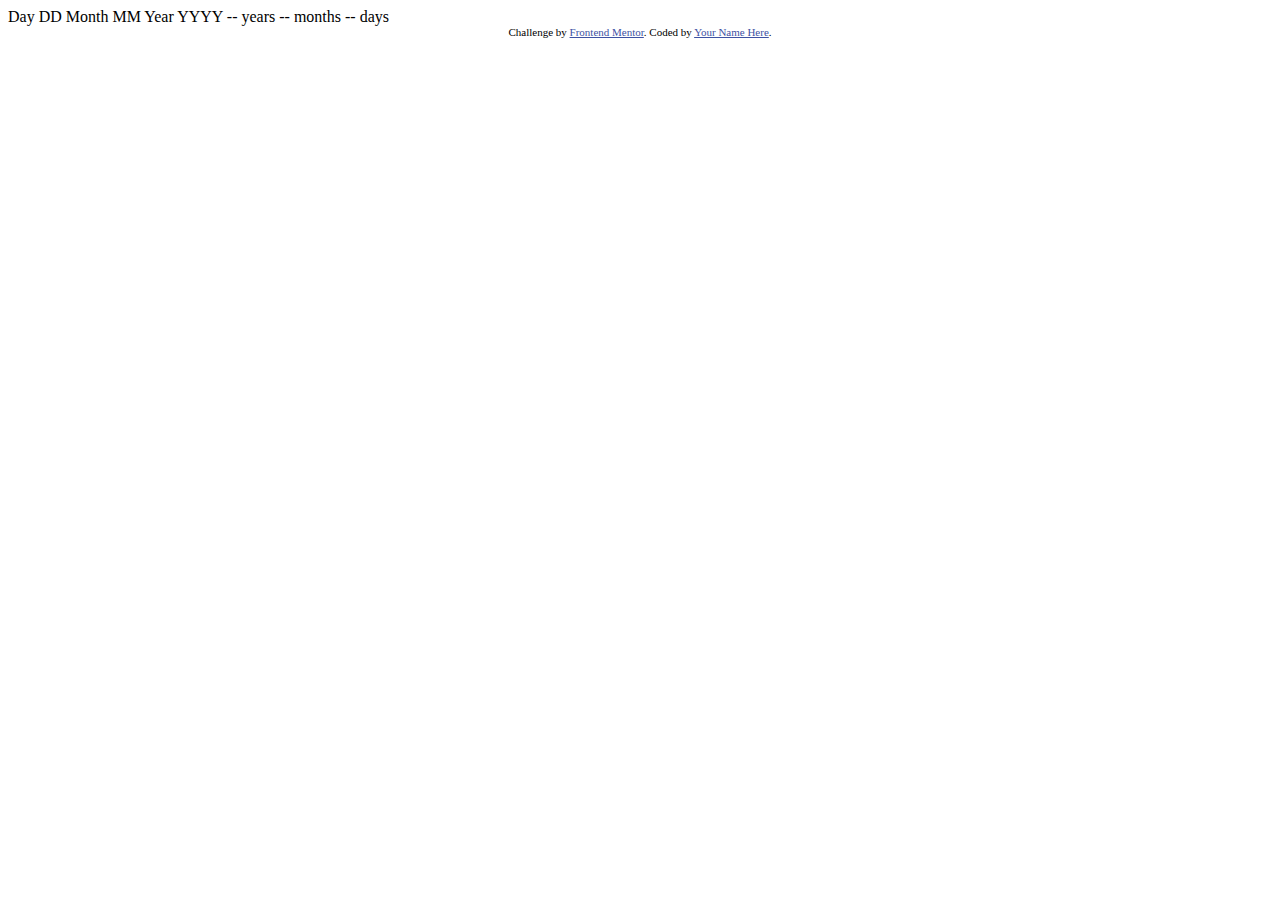
<file: age-calculator-app-main/index.html>
<!DOCTYPE html>
<html lang="en">
<head>
  <meta charset="UTF-8">
  <meta name="viewport" content="width=device-width, initial-scale=1.0"> <!-- displays site properly based on user's device -->

  <link rel="icon" type="image/png" sizes="32x32" href="./assets/images/favicon-32x32.png">
  
  <title>Frontend Mentor | Age calculator app</title>

  <!-- Feel free to remove these styles or customise in your own stylesheet 👍 -->
  <style>
    .attribution { font-size: 11px; text-align: center; }
    .attribution a { color: hsl(228, 45%, 44%); }
  </style>
</head>
<body>

  Day
  DD

  Month
  MM

  Year
  YYYY

  -- years
  -- months
  -- days
  
  <div class="attribution">
    Challenge by <a href="https://www.frontendmentor.io?ref=challenge" target="_blank">Frontend Mentor</a>. 
    Coded by <a href="#">Your Name Here</a>.
  </div>
</body>
</html>
</file>
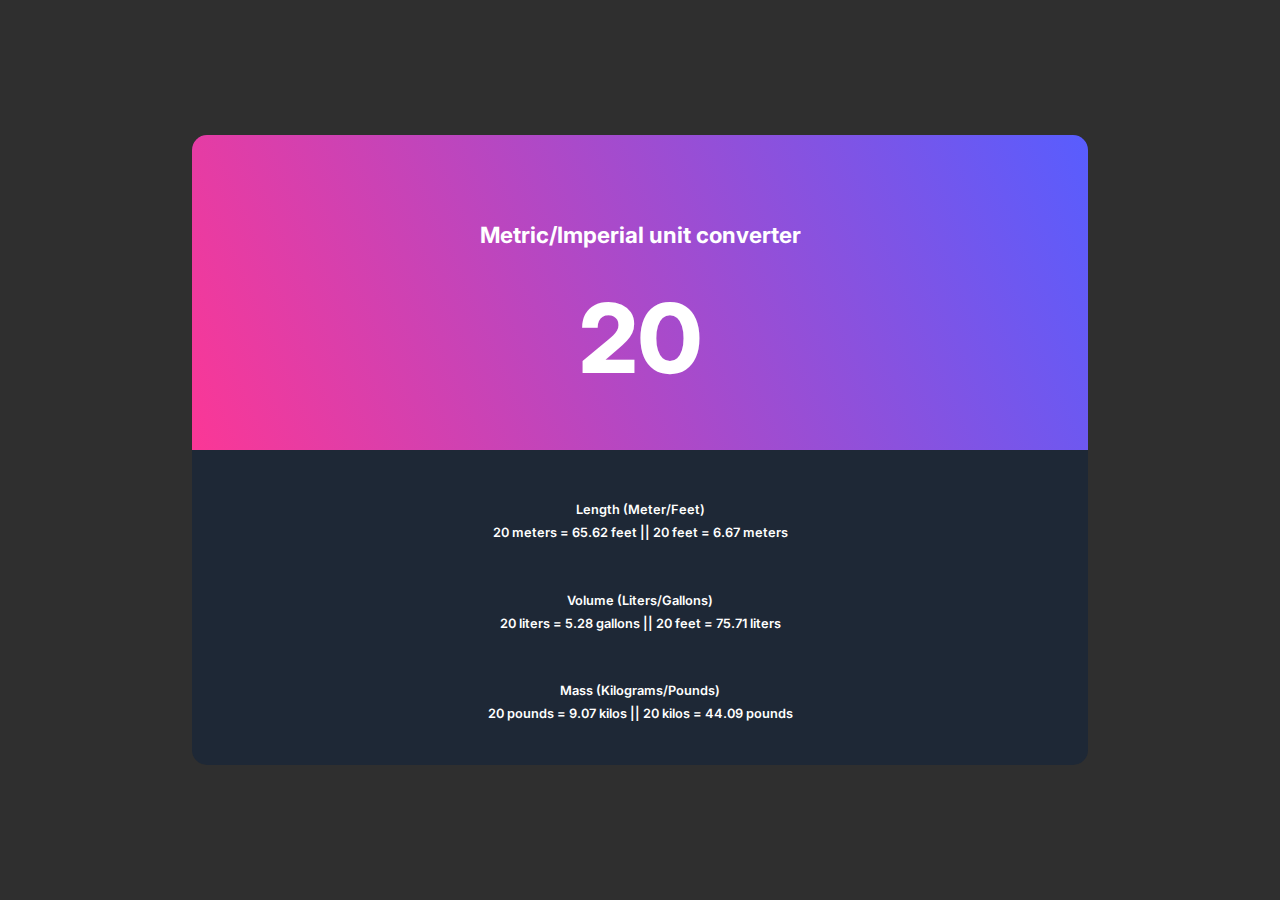
<file: Basic unit converter/index.html>
<!doctype html>
<html lang="en">
<head>
    <meta charset="UTF-8">
    <meta name="viewport"
          content="width=device-width, user-scalable=no, initial-scale=1.0, maximum-scale=1.0, minimum-scale=1.0">
    <meta http-equiv="X-UA-Compatible" content="ie=edge">
    <link rel="stylesheet" href="./css/style.css">
    <title>Document</title>
</head>
<body>

<div class="main_body">
    <div class="upper_body">
            <div class="text_heading">
                <h1>Metric/Imperial unit converter</h1>
            </div>
            <div id="value">20</div>
    </div>
    <div class="lower_body">
        <div class="sub_text">
            <div class="sub_head">
                Length (Meter/Feet)
            </div>
            <div id="length">
                Lorem ipsum dolor sit amet, consectetur adipisicing elit. Ab, commodi.
            </div>
        </div>
        <div class="sub_text">
            <div class="sub_head">
                Volume (Liters/Gallons)
            </div>
            <div id="Volume">
                Lorem ipsum dolor sit amet, consectetur adipisicing elit. Ab, commodi.
            </div>
        </div>
        <div class="sub_text">
            <div class="sub_head">
                Mass (Kilograms/Pounds)
            </div>
            <div id="Mass">
                Lorem ipsum dolor sit amet, consectetur adipisicing elit. Ab, commodi.
            </div>
        </div>
    </div>




</div>
<script src="script.js" > </script>
</body>
</html>
</file>
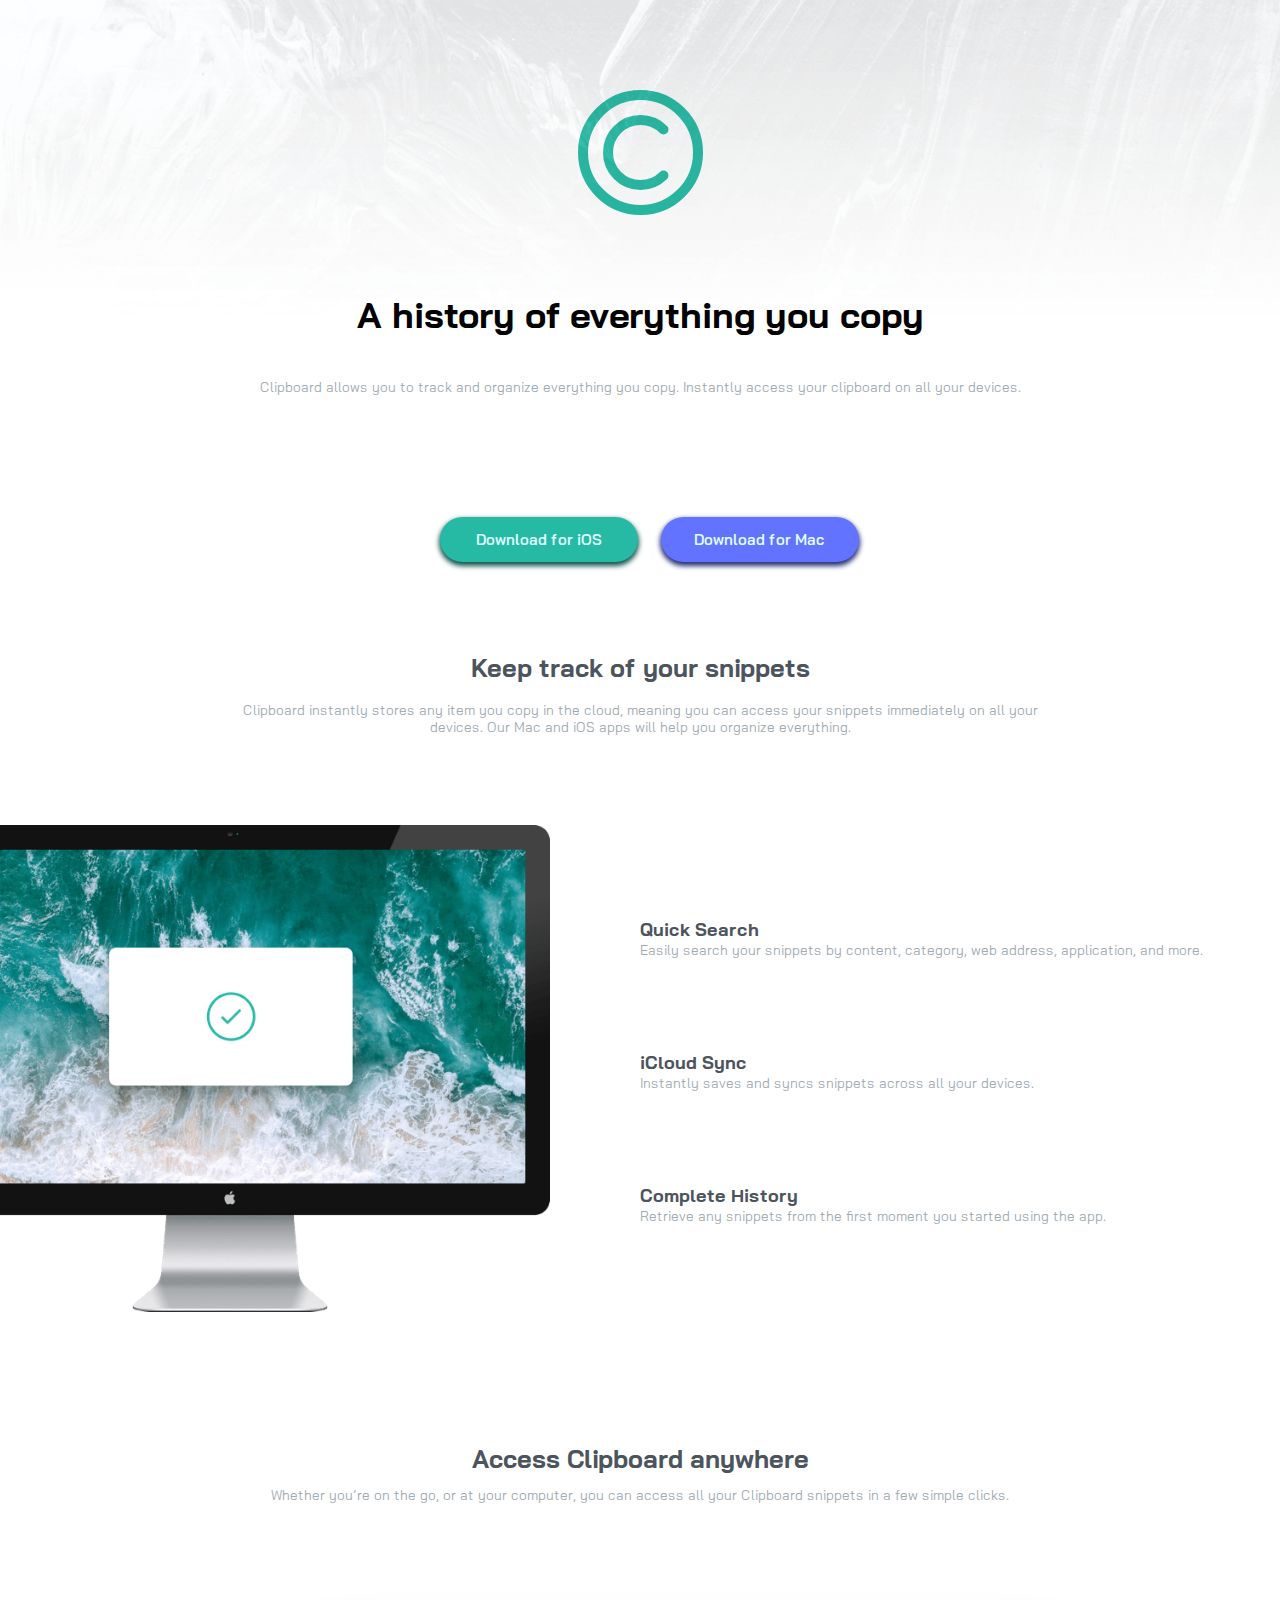
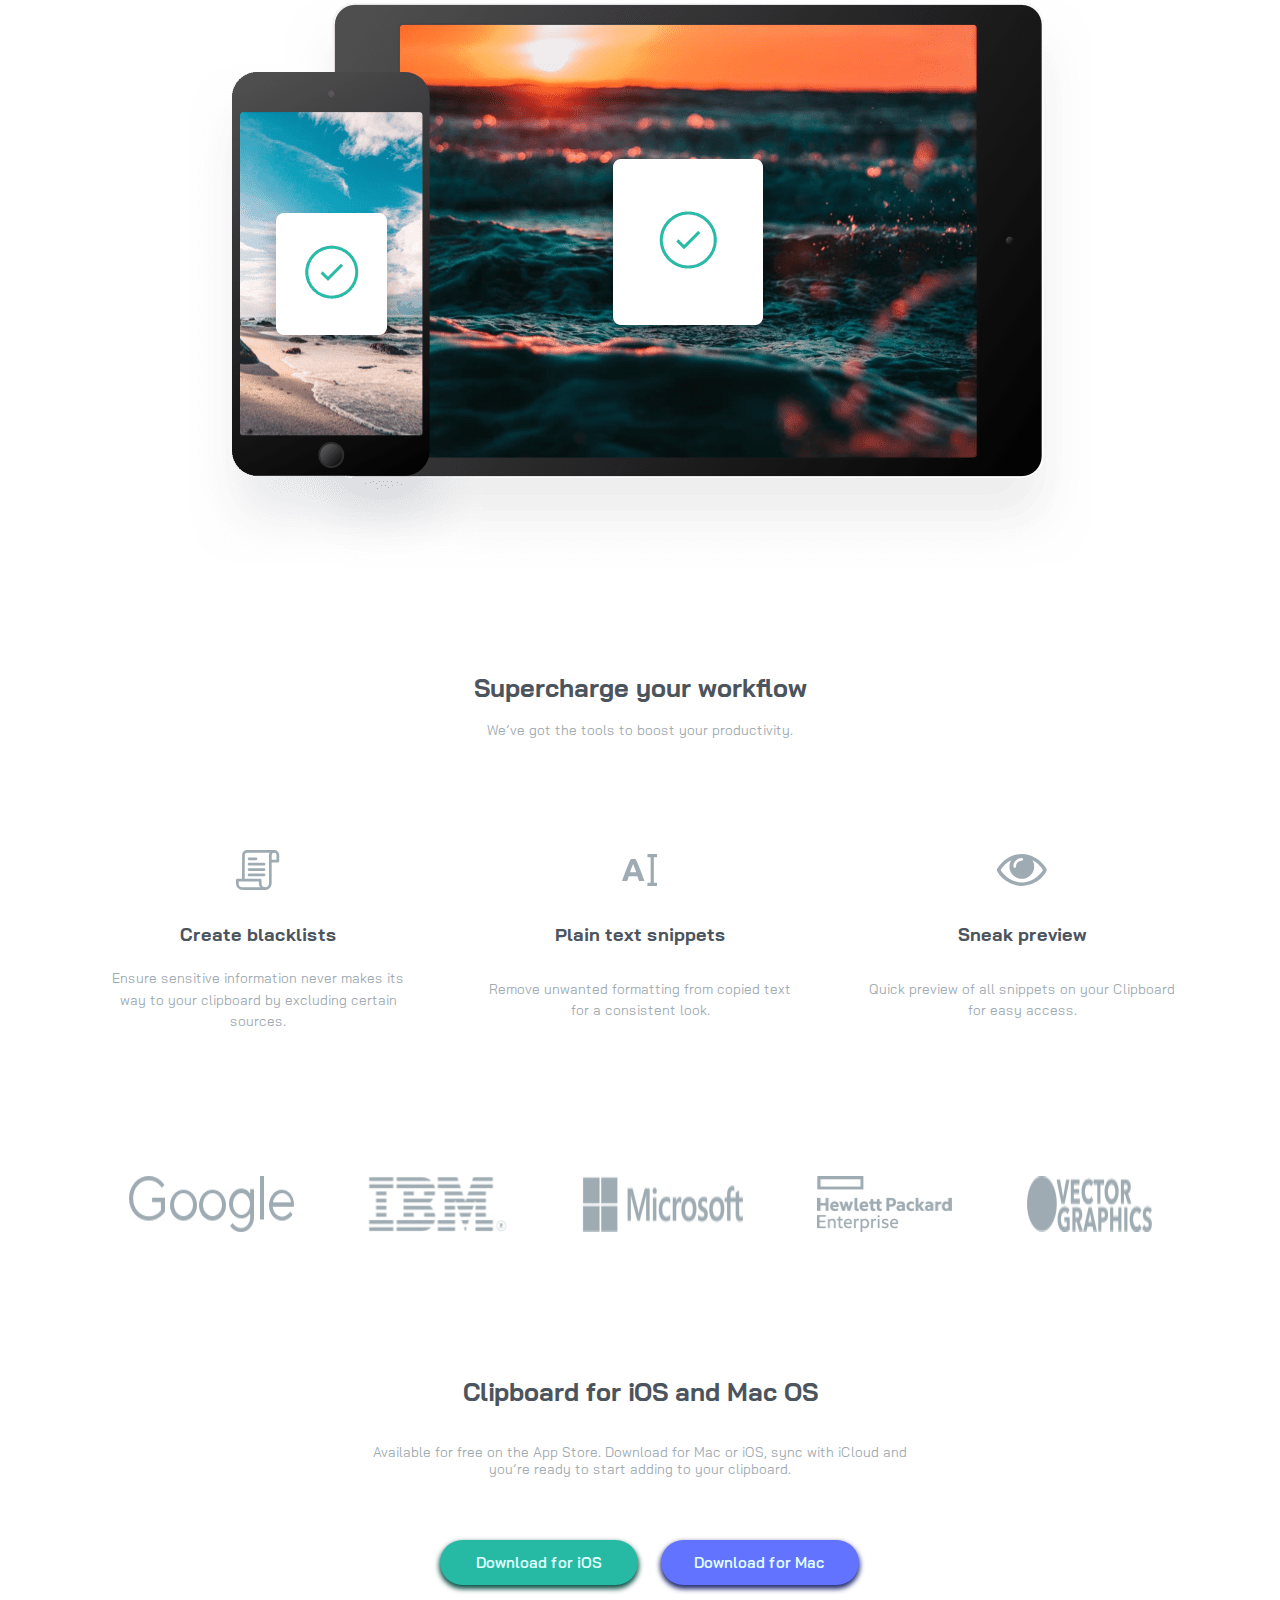
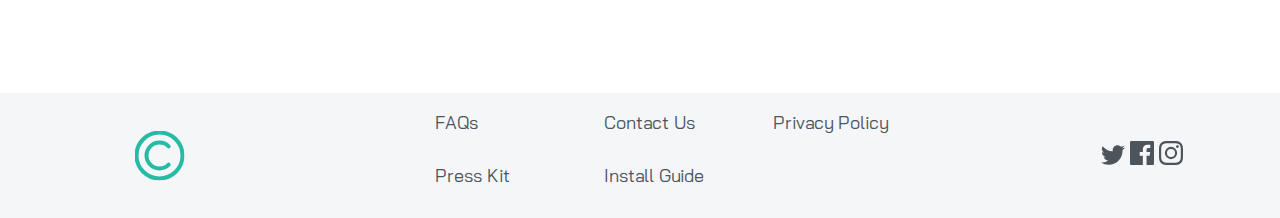
<file: clipboard-landing-page-master/index.html>
<!DOCTYPE html>
<html lang="en">
<head>
  <meta charset="UTF-8">
  <meta name="viewport" content="width=device-width, initial-scale=1.0"> <!-- displays site properly based on user's device -->
  <link rel="icon" type="image/png" sizes="32x32" href="./images/favicon-32x32.png">
  <link rel="stylesheet" href="style.css">
  <title>Clipboard landing page</title>
</head>
<body>
<main>

    <div class="background_img">
      <img id="desktop" src="./images/bg-header-desktop.png" alt="">
      <img id="mobile" src="./images/bg-header-mobile.png" alt="">
    </div>

  <div class="head_logo center">
    <img src="./images/logo.svg" alt="">
  </div>
  <section class="header center">
  <h1>A history of everything you copy</h1>
  <div class="para">
  Clipboard allows you to track and organize everything you 
  copy. Instantly access your clipboard on all your devices.
  </div>
    <div class="buttons">
    <button class="custom-btn btn_green">Download for iOS
    </button>
    <button class="custom-btn btn_purple">Download for Mac
    </button>
    </div>
  </section>


  <div id="top_heading" class="head_1 center">
  Keep track of your snippets
  </div>
  <div class="para center top">
  Clipboard instantly stores any item you copy in the cloud, 
  meaning you can access your snippets immediately on all your 
  devices. Our Mac and iOS apps will help you organize everything.
  </div>
  <section class="mid_1">
  <div class="comp_img">
  <img src="./images/image-computer.png" alt=""></div>
    <img id="comp" src="./images/image-computer.png" alt="">
    <div class="text">
      <div class="sub_text">
  <div class="head_2">
  Quick Search
  </div>
  <div class="para">
  Easily search your snippets by content, category, web address, application, and more.
  </div>
      </div>
      <div class="sub_text">
  <div class="head_2">
  iCloud Sync
  </div>
  <div class="para">
  Instantly saves and syncs snippets across all your devices.
  </div>
    </div>
      <div class="sub_text">
    <div class="head_2">
  Complete History
    </div>
  <div class="para">
  Retrieve any snippets from the first moment you started using the app.
  </div>
      </div>
    </div>
</section>
  <section class="mid_2 center">
    <div class="head_1">
  Access Clipboard anywhere
    </div>
    <div class="para">
  Whether you’re on the go, or at your computer, you can access all your Clipboard 
  snippets in a few simple clicks.
    </div>
  <div class="device_img ">
    <img src="./images/image-devices.png" alt=>
  </div>
  </section>
<!--  logo section -->
  <section class="end">
    <div class="feature_heading">
  <div class="head_1 center">
  Supercharge your workflow
  </div>
  <div class="para center">
  We’ve got the tools to boost your productivity.
  </div>
    </div>
    <div class="features">
      <div class="sub_features">
      <img src="./images/icon-blacklist.svg" alt="">
    <div class="head_2">
  Create blacklists
    </div>
    <div class="para">
  Ensure sensitive information never makes its way to your clipboard by excluding certain sources.
    </div>
      </div>
      <div class="sub_features">
      <img src="./images/icon-text.svg" alt="">
    <div class="head_2">
  Plain text snippets
    </div>
      <div class="para">
  Remove unwanted formatting from copied text for a consistent look.
      </div>
      </div>
      <div class="sub_features">
      <img src="./images/icon-preview.svg" alt="">
      <div class="head_2">
  Sneak preview
      </div>
        <div class="para">
  Quick preview of all snippets on your Clipboard for easy access.
        </div>
      </div>
    </div>
    <div class="logos">
      <img src="./images/logo-google.png" alt="">
      <img src="./images/logo-ibm.png" alt="">
      <img src="./images/logo-microsoft.png" alt="">
      <img src="./images/logo-hp.png" alt="">
      <img src="./images/logo-vector-graphics.png" alt="">
    </div>
    <div class="bottom_download_section">
    <div class="head_1">
  Clipboard for iOS and Mac OS
    </div>
    <div class="para">
  Available for free on the App Store. Download for Mac or iOS, sync with iCloud 
  and <br> you’re ready to start adding to your clipboard.
    </div>
      <div class="buttons">
    <button class="custom-btn btn_green">Download for iOS
    </button>
    <button class="custom-btn btn_purple">Download for Mac
    </button>
      </div>
    </div>
  </section>
</main>
<!--footer starts here-->
  <footer >
    <img class="logo_bottom" src="./images/logo.svg" alt="logo">
    <ul >
      <li>FAQs</li>
      <li> Contact Us</li>
      <li>Privacy Policy</li>
      <li> Press Kit</li>
      <li> Install Guide</li>
    </ul>

    <div class="social_logo">
      <img id="twitter" src="./images/icon-twitter.svg" alt="">
      <img id="fb" src="./images/icon-facebook.svg" alt="">
      <img id="insta" src="./images/icon-instagram.svg" alt="">
    </div>

  </footer>
</body>
</html>
</file>
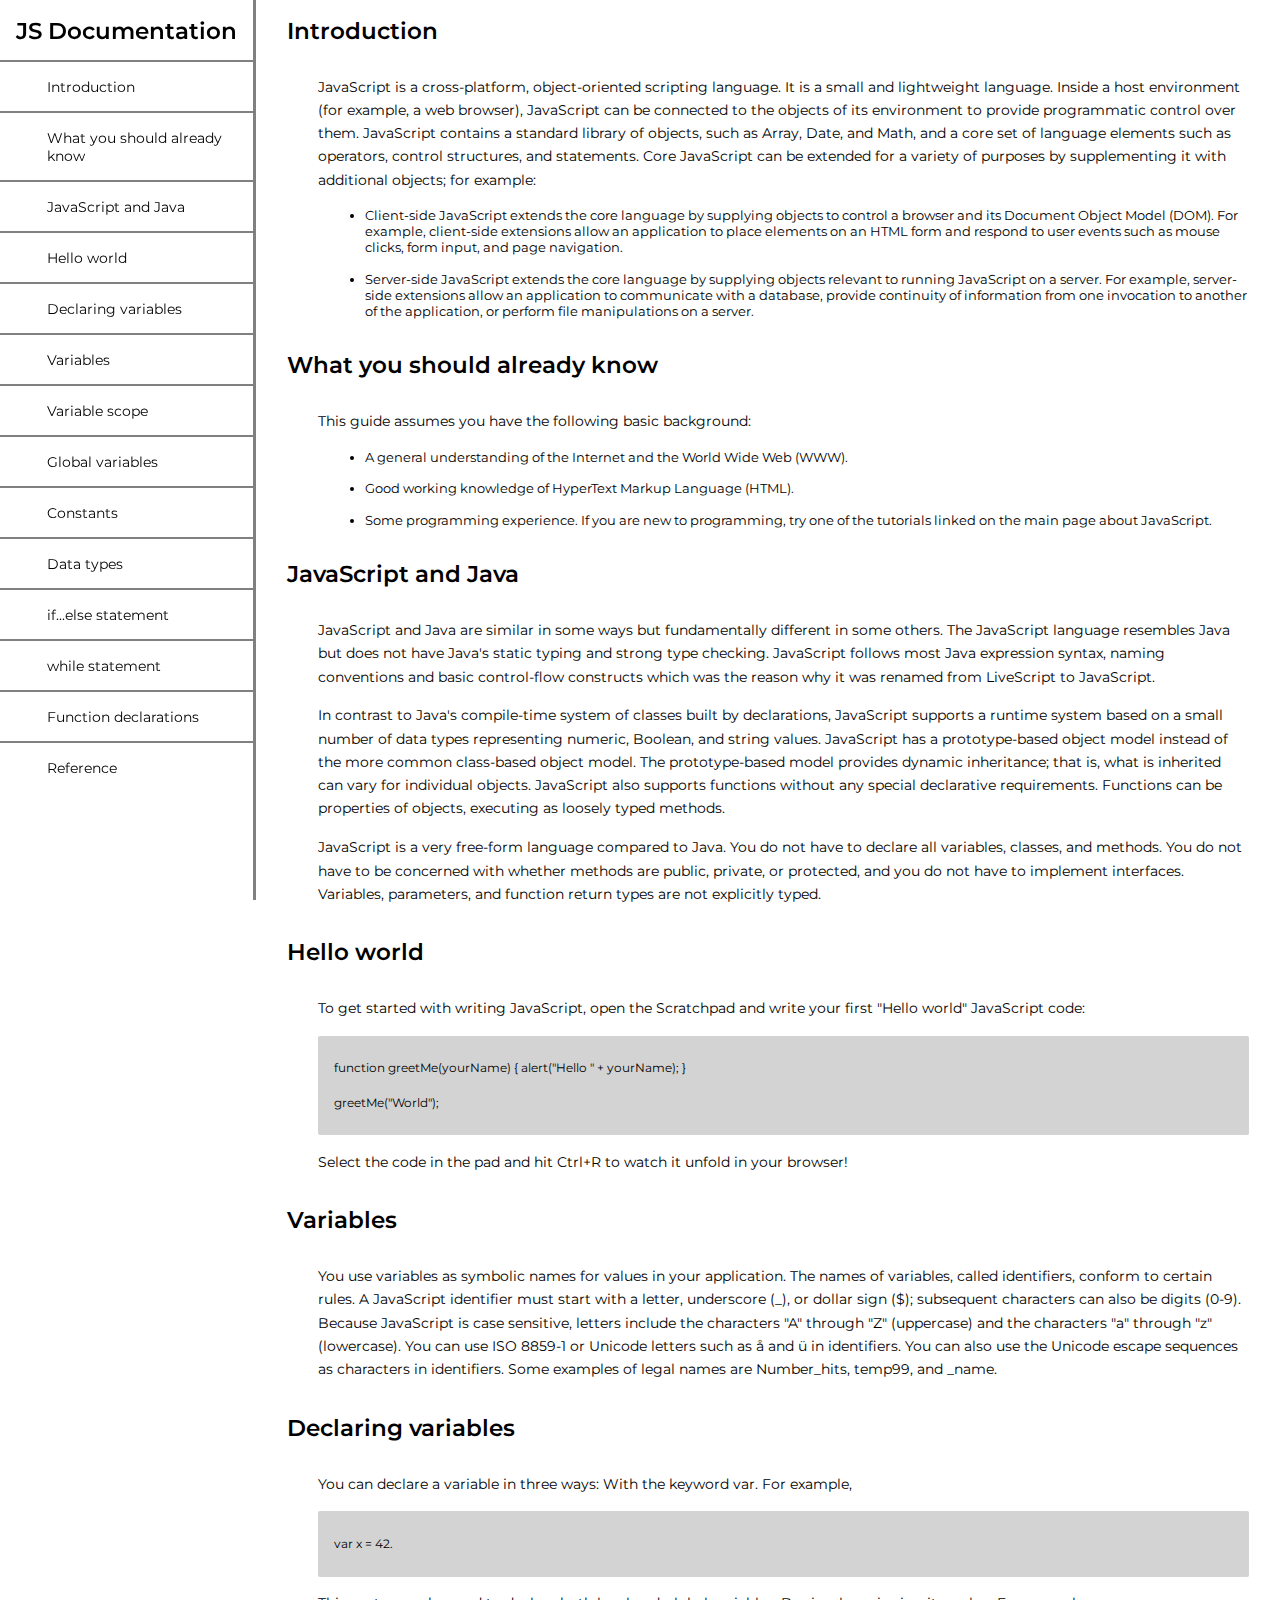
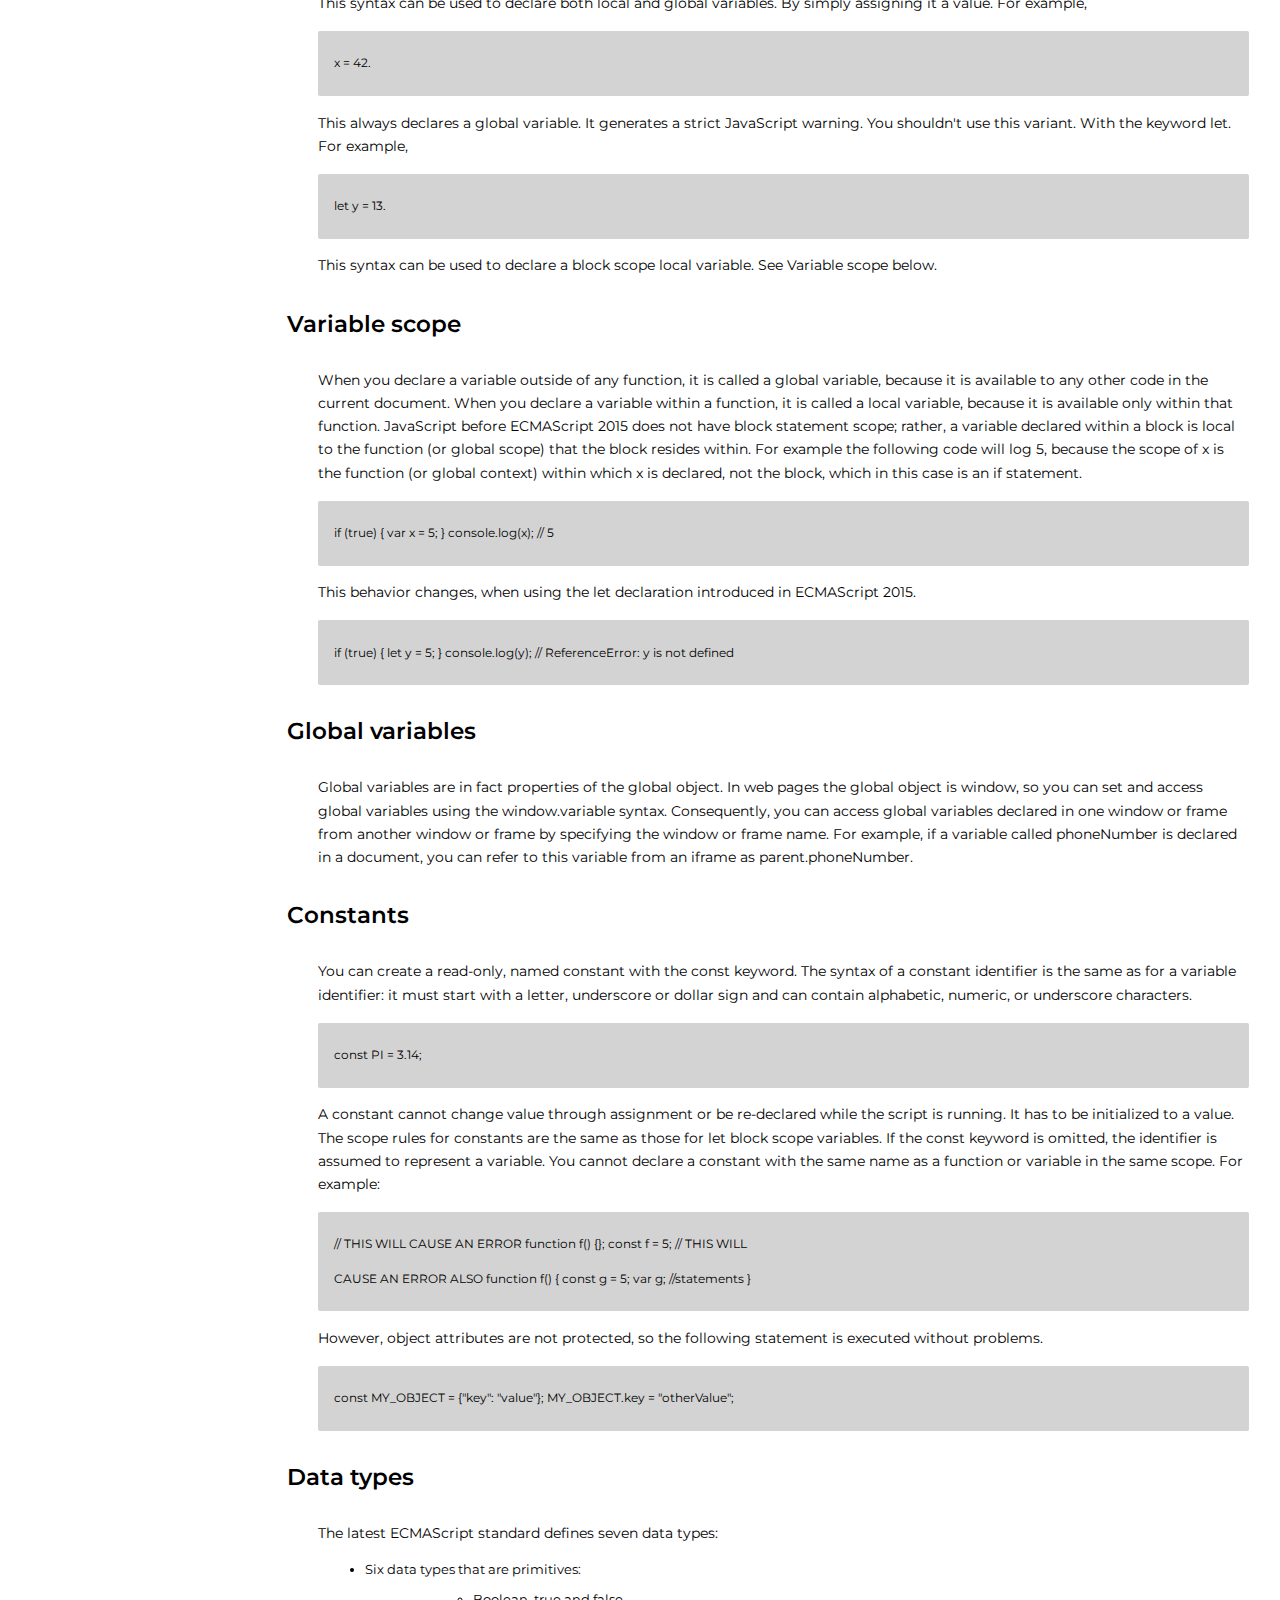
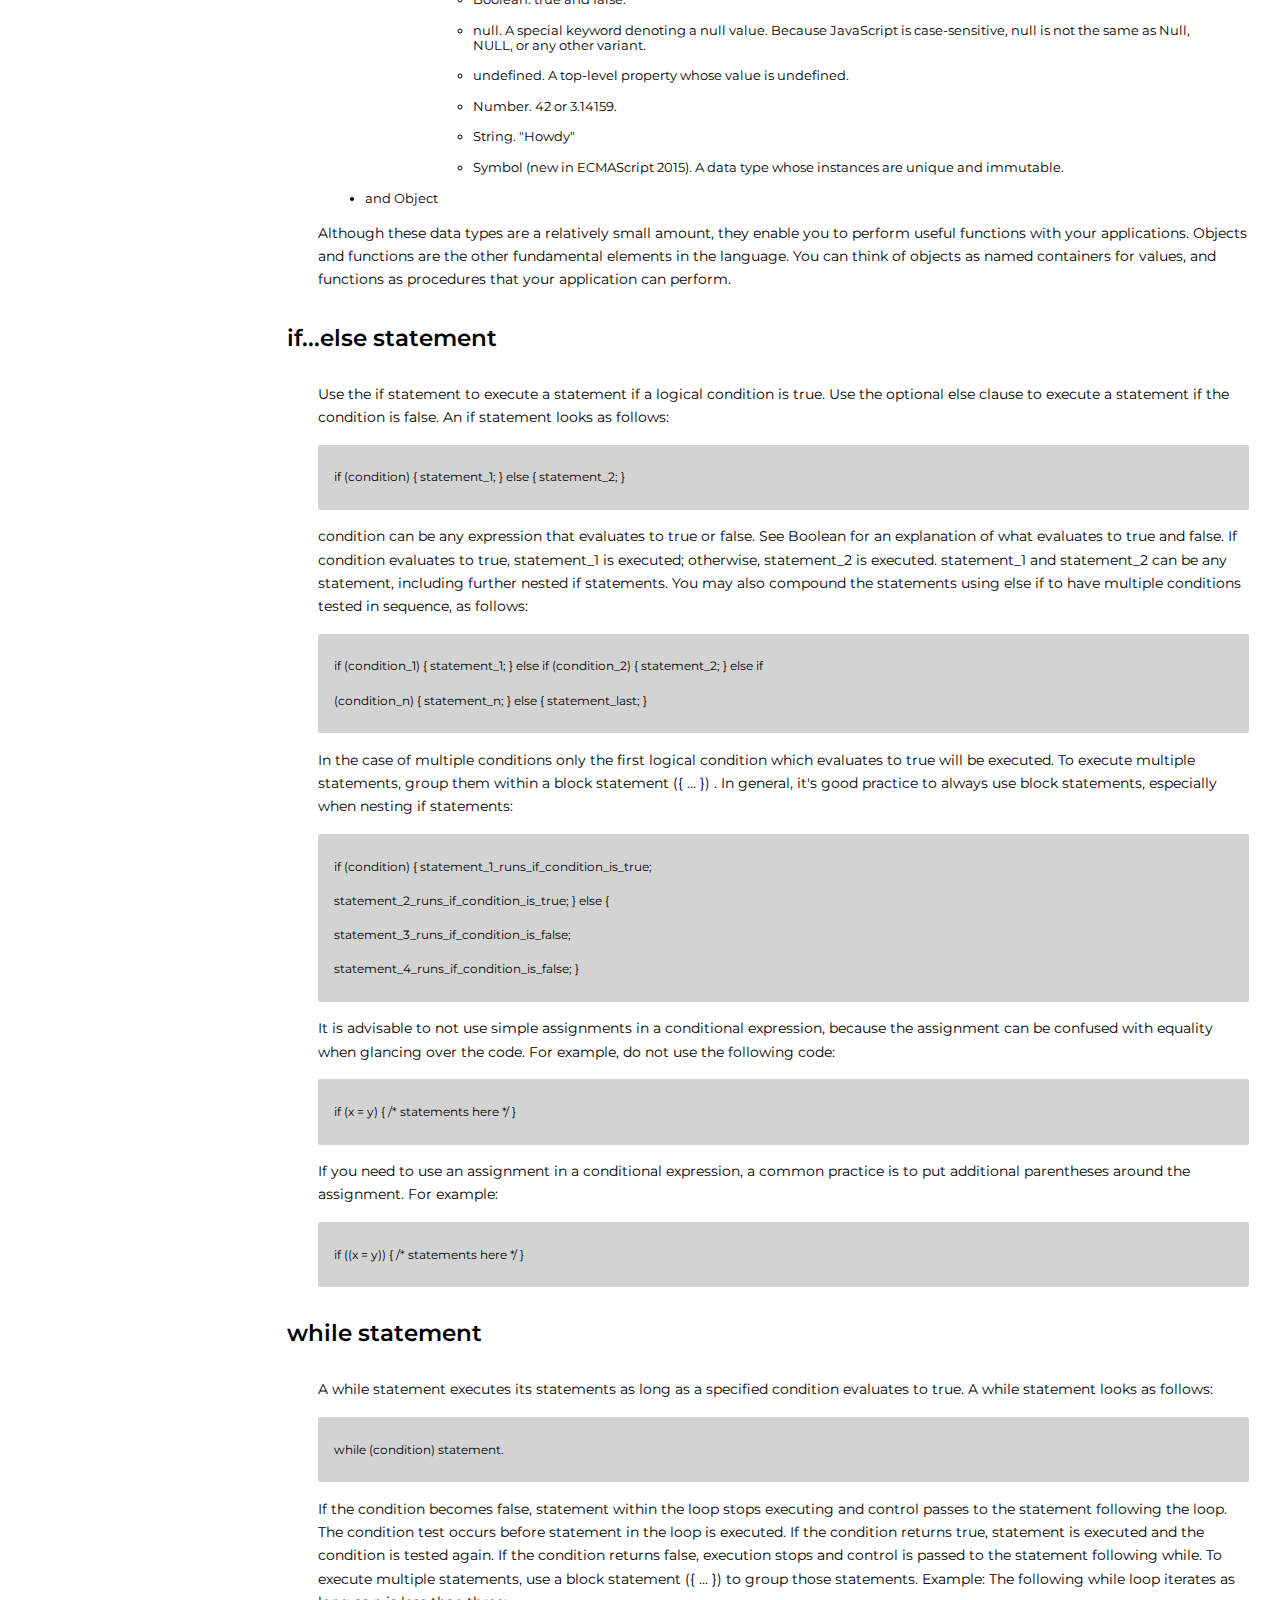
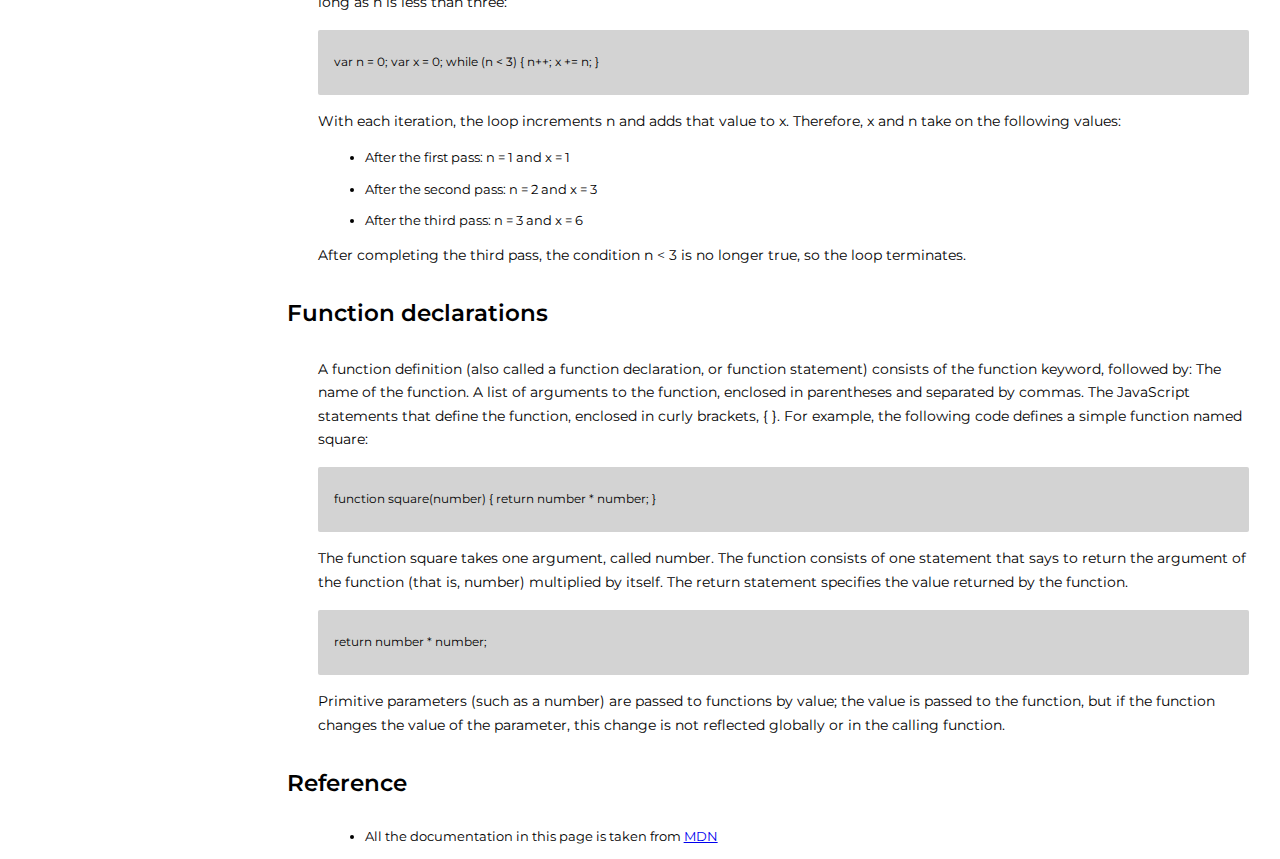
<file: DocumentAion_page/index.html>
<!doctype html>
<html lang="en">
<head>
    <meta charset="UTF-8">
    <meta name="viewport"
          content="width=device-width, user-scalable=no, initial-scale=1.0, maximum-scale=1.0, minimum-scale=1.0">
    <meta http-equiv="X-UA-Compatible" content="ie=edge">
    <link rel="stylesheet" href="style.css">
    <title>Js Documentation</title>
</head>
<body>
    <nav id="navbar">
    <header class="heading">JS Documentation</header>
        <div class="nav-menu">
        <ul>
            <li><a class="nav-link" href="#Introduction">Introduction</a></li>
            <li><a class="nav-link" href="#What_you_should_already_know">What you should already know</a></li>
            <li><a class="nav-link" href="#JavaScript_and_Java">JavaScript and Java</a></li>
            <li><a class="nav-link" href="#Hello_world">Hello world</a></li>
            <li><a class="nav-link" href="#Declaring_variables">Declaring variables</a></li>
            <li><a class="nav-link" href="#Variables">Variables</a></li>
            <li><a class="nav-link" href="#Variable_scope">Variable scope</a></li>
            <li><a class="nav-link" href="#Global_variables">Global variables</a></li>
            <li><a class="nav-link" href="#Constants">Constants</a></li>
            <li><a class="nav-link" href="#Data_types">Data types</a></li>
            <li><a class="nav-link" href="#if...else_statement">if...else statement</a></li>
            <li><a class="nav-link" href="#while_statement">while statement</a></li>
            <li><a class="nav-link" href="#Function_declarations">Function declarations</a></li>
            <li><a class="nav-link" href="#Reference">Reference</a></li>
        </ul>
        </div>
    </nav>

<main  id="main-doc">
    <section class="main-section" id="Introduction" >
    <header class="heading">
    Introduction
    </header>
        <p>
    JavaScript is a cross-platform, object-oriented scripting language. It is a small and lightweight language. Inside a host environment (for example, a web browser), JavaScript can be connected to the objects of its environment to provide programmatic control over them.

    JavaScript contains a standard library of objects, such as Array, Date, and Math, and a core set of language elements such as operators, control structures, and statements. Core JavaScript can be extended for a variety of purposes by supplementing it with additional objects; for example:
        </p>

<ul>
 <li>   Client-side JavaScript extends the core language by supplying objects to control a browser and its Document Object Model (DOM). For example, client-side extensions allow an application to place elements on an HTML form and respond to user events such as mouse clicks, form input, and page navigation.
 </li>
 <li>
    Server-side JavaScript extends the core language by supplying objects relevant to running JavaScript on a server. For example, server-side extensions allow an application to communicate with a database, provide continuity of information
     from one invocation to another of the application, or perform file manipulations on a server.
 </li>
</ul>

    </section>

 <section class="main-section" id="What_you_should_already_know">
     <header class="heading">
    What you should already know
     </header>
        <p>
    This guide assumes you have the following basic background:
        </p>

        <ul>
   <li> A general understanding of the Internet and the World Wide Web (WWW).</li>
   <li> Good working knowledge of HyperText Markup Language (HTML).</li>
   <li> Some programming experience. If you are new to programming, try one of the tutorials linked on the main page about JavaScript.
   </li>
        </ul>

    </section>


    <section class="main-section" id="JavaScript_and_Java">
        <header class="heading">
    JavaScript and Java
        </header>
        <p>
    JavaScript and Java are similar in some ways but fundamentally different in some others. The JavaScript language resembles Java but does not have Java's static typing and strong type checking. JavaScript follows most Java expression syntax, naming conventions and basic control-flow constructs which was the reason why it was renamed from LiveScript to JavaScript.
        </p>
        <p>
    In contrast to Java's compile-time system of classes built by declarations, JavaScript supports a runtime system based on a small number of data types representing numeric, Boolean, and string values. JavaScript has a prototype-based object model instead of the more common class-based object model. The prototype-based model provides dynamic inheritance; that is, what is inherited can vary for individual objects. JavaScript also supports functions without any special declarative requirements. Functions can be properties of objects, executing as loosely typed methods.
        </p>
        <p>
    JavaScript is a very free-form language compared to Java. You do not have to declare all variables, classes, and methods. You do not have to be concerned with whether methods are public, private, or protected, and you do not have to implement interfaces. Variables, parameters, and function return types are not explicitly typed.
        </p>
    </section>
        <section class="main-section" id="Hello_world">
            <header class="heading">
    Hello world
            </header>
    <p>
    To get started with writing JavaScript, open the Scratchpad and write your first "Hello world" JavaScript code:
        <code>
    function greetMe(yourName) { alert("Hello " + yourName); }
    greetMe("World");
        </code>
    Select the code in the pad and hit Ctrl+R to watch it unfold in your browser!

    </p>
  </section>
      <section class="main-section" id="Variables">
          <header class="heading">
    Variables
          </header>
    <p>
    You use variables as symbolic names for values in your application. The names of variables, called identifiers, conform to certain rules.

    A JavaScript identifier must start with a letter, underscore (_), or dollar sign ($); subsequent characters can also be digits (0-9). Because JavaScript is case sensitive, letters include the characters "A" through "Z" (uppercase) and the characters "a" through "z" (lowercase).

    You can use ISO 8859-1 or Unicode letters such as å and ü in identifiers. You can also use the Unicode escape sequences as characters in identifiers. Some examples of legal names are Number_hits, temp99, and _name.
     <p>
   </section>
       <section class="main-section" id="Declaring_variables">

        <header class="heading">
           Declaring variables
       </header>
      <p>
    You can declare a variable in three ways:
    With the keyword var. For example,
          <code>
    var x = 42.
          </code>
    This syntax can be used to declare both local and global variables.

    By simply assigning it a value. For example,
          <code>
    x = 42.
          </code>
    This always declares a global variable. It generates a strict JavaScript warning. You shouldn't use this variant.

    With the keyword let. For example,
          <code>
    let y = 13.
          </code>
    This syntax can be used to declare a block scope local variable. See Variable scope below.
   </p>
   </section>
    <section class="main-section" id="Variable_scope">
        <header class="heading">
    Variable scope
        </header>
        <p>
    When you declare a variable outside of any function, it is called a global variable, because it is available to any other code in the current document. When you declare a variable within a function, it is called a local variable, because it is available only within that function.

    JavaScript before ECMAScript 2015 does not have block statement scope; rather, a variable declared within a block is local to the function (or global scope) that the block resides within. For example the following code will log 5, because the scope of x is the function (or global context) within which x is declared, not the block, which in this case is an if statement.
            <code>
    if (true) { var x = 5; } console.log(x); // 5
            </code>
    This behavior changes, when using the let declaration introduced in ECMAScript 2015.
            <code>
    if (true) { let y = 5; } console.log(y); // ReferenceError: y is
    not defined
            </code>
     <p>
    </section>
  <section class="main-section" id="Global_variables">
      <header class="heading">
    Global variables
      </header>
      <p>
    Global variables are in fact properties of the global object. In web pages the global object is window, so you can set and access global variables using the window.variable syntax.

    Consequently, you can access global variables declared in one window or frame from another window or frame by specifying the window or frame name. For example, if a variable called phoneNumber is declared in a document, you can refer to this variable from an iframe as parent.phoneNumber.
  </section>
      <section class="main-section" id="Constants">
          <header class="heading">
          Constants
          </header>
          <p>
    You can create a read-only, named constant with the const keyword. The syntax of a constant identifier is the same as for a variable identifier: it must start with a letter, underscore or dollar sign and can contain alphabetic, numeric, or underscore characters.
              <code>
    const PI = 3.14;
              </code>
    A constant cannot change value through assignment or be re-declared while the script is running. It has to be initialized to a value.

    The scope rules for constants are the same as those for let block scope variables. If the const keyword is omitted, the identifier is assumed to represent a variable.

    You cannot declare a constant with the same name as a function or variable in the same scope. For example:
<code>
    // THIS WILL CAUSE AN ERROR function f() {}; const f = 5; // THIS
    WILL CAUSE AN ERROR ALSO function f() { const g = 5; var g;
    //statements }
</code>
    However, object attributes are not protected, so the following statement is executed without problems.
   <code>
    const MY_OBJECT = {"key": "value"}; MY_OBJECT.key =
    "otherValue";
    </code>
   </section>
  <section class="main-section" id="Data_types">
      <header class="heading">
    Data types
      </header>
      <p>
    The latest ECMAScript standard defines seven data types:
      <ul>
          <li>
    Six data types that are primitives:
                <ul>
                <li> Boolean. true and false.</li>
                <li> null. A special keyword denoting a null value. Because JavaScript is case-sensitive, null is not the same as Null, NULL, or any other variant.</li>
                <li> undefined. A top-level property whose value is undefined.</li>
                <li> Number. 42 or 3.14159.</li>
                <li> String. "Howdy"</li>
                <li> Symbol (new in ECMAScript 2015). A data type whose instances are unique and immutable.</li>
                </ul>
          </li>
      <li>
    and Object
      </li>

  </ul>
      <p>Although these data types are a relatively small amount, they enable you to perform useful functions with your applications. Objects and functions are the other fundamental elements in the language. You can think of objects as named containers for values, and functions as procedures that your application can perform.
      </p>
  </section>
      <section class="main-section" id="if...else_statement">
          <header class="heading">
    if...else statement
          </header>
          <p>
    Use the if statement to execute a statement if a logical condition is true. Use the optional else clause to execute a statement if the condition is false. An if statement looks as follows:<code>
              if (condition) { statement_1; } else { statement_2; }</code>
    condition can be any expression that evaluates to true or false. See Boolean for an explanation of what evaluates to true and false. If condition evaluates to true, statement_1 is executed; otherwise, statement_2 is executed. statement_1 and statement_2 can be any statement, including further nested if statements.
    You may also compound the statements using else if to have multiple conditions tested in sequence, as follows:
<code>
    if (condition_1) { statement_1; } else if (condition_2) {
    statement_2; } else if (condition_n) { statement_n; } else {
    statement_last; }
</code>
    In the case of multiple conditions only the first logical condition which evaluates to true will be executed. To execute multiple statements, group them within a block statement ({ ... }) . In general, it's good practice to always use block statements, especially when nesting if statements:
<code>
    if (condition) { statement_1_runs_if_condition_is_true;
    statement_2_runs_if_condition_is_true; } else {
    statement_3_runs_if_condition_is_false;
    statement_4_runs_if_condition_is_false; }
</code>
    It is advisable to not use simple assignments in a conditional expression, because the assignment can be confused with equality when glancing over the code. For example, do not use the following code:
              <code>
    if (x = y) { /* statements here */ }
              </code>
    If you need to use an assignment in a conditional expression, a common practice is to put additional parentheses around the assignment. For example:
              <code>
    if ((x = y)) { /* statements here */ }
              </code>
          </p>
      </section>
      <section class="main-section" id="while_statement">
          <header class="heading">
    while statement
          </header>
          <p>
    A while statement executes its statements as long as a specified condition evaluates to true. A while statement looks as follows:
              <code>
    while (condition) statement.
              </code>
    If the condition becomes false, statement within the loop stops executing and control passes to the statement following the loop.
    The condition test occurs before statement in the loop is executed. If the condition returns true, statement is executed and the condition is tested again. If the condition returns false, execution stops and control is passed to the statement following while.

    To execute multiple statements, use a block statement ({ ... }) to group those statements.

    Example:
    The following while loop iterates as long as n is less than three:
              <code>
    var n = 0; var x = 0; while (n < 3) { n++; x += n; }
              </code>
    </p>
   <p> With each iteration, the loop increments n and adds that value to x. Therefore, x and n take on the following values:
   </p>
          <ul>
   <li>After the first pass: n = 1 and x = 1</li>
   <li> After the second pass: n = 2 and x = 3</li>
   <li> After the third pass: n = 3 and x = 6</li>
      </ul>
          <p>   After completing the third pass, the condition n < 3 is no longer true, so the loop terminates.
          </p>
      </section>

   <section class="main-section" id="Function_declarations">
       <header class="heading">
    Function declarations
       </header>
       <p>
    A function definition (also called a function declaration, or function statement) consists of the function keyword, followed by:
    The name of the function.
    A list of arguments to the function, enclosed in parentheses and separated by commas.
    The JavaScript statements that define the function, enclosed in curly brackets, { }.
    For example, the following code defines a simple function named square:
           <code>
    function square(number) { return number * number; }
           </code>
    The function square takes one argument, called number. The function consists of one statement that says to return the argument of the function (that is, number) multiplied by itself. The return statement specifies the value returned by the function.
           <code>
    return number * number;
           </code>
           Primitive parameters (such as a number) are passed to functions by value; the value is passed to the function, but if the function changes the value of the parameter, this change is not reflected globally or in the calling function.
       </p>
   </section>
  <section class="main-section" id="Reference">
      <header class="heading">
    Reference
      </header>
      <ul>
          <li>
    All the documentation in this page is taken from <a href="https://developer.mozilla.org/en-US/"> MDN</a>
          </li>
      </ul>
  </section>
</main>
</body>
</html>
</file>
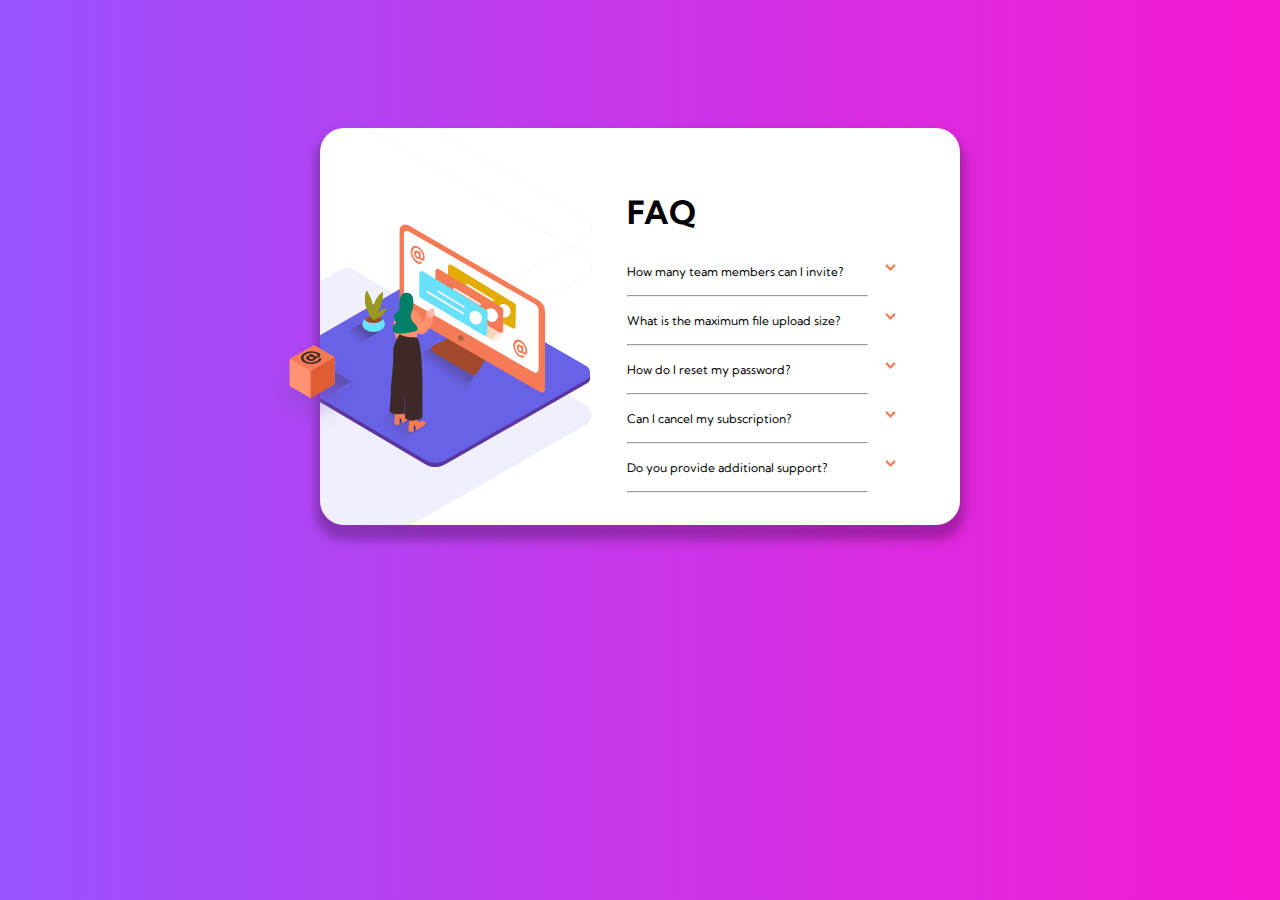
<file: FAQ/index.html>
<!DOCTYPE html>
<html lang="en">
<head>
  <meta charset="UTF-8">
  <meta name="viewport" content="width=device-width, initial-scale=1.0"> <!-- displays site properly based on user's device -->
  <link rel="stylesheet" href="style.css">
  
  <title>FAQ Accordion Card</title>

</head>
<body>

<div class="main_container">
<div class="image-mobile">
  <img src="./images/a.svg" alt="">
</div>

  <img class="box" src="./images/illustration-box-desktop.svg" alt="">

 <div class="image-desktop">
   <img class="pattern" src="./images/bg-pattern-desktop.svg" alt="">
   <img class="lady" src="./images/illustration-woman-online-desktop.svg" alt="">
 </div>

<div class="faq">

  <span class="head-text">FAQ</span>

<div class="content-container">
<div class="ques ques-1" >
  How many team members can I invite?
  <img src="./images/icon-arrow-down.svg" alt="">
</div>

<div class="ans">
  You can invite up to 2 additional users on the Free plan. There is no limit on 
  team members for the Premium plan.
</div>
</div>
  <hr class="line">
<div class="content-container">
<div class="ques">
  What is the maximum file upload size?
  <img src="./images/icon-arrow-down.svg" alt="">
</div>

<div class="ans">
  No more than 2GB. All files in your account must fit your allotted storage space.
</div>
</div>
  <hr class="line">
<div class="content-container">
<div class="ques">

  How do I reset my password?
  <img src="./images/icon-arrow-down.svg" alt="">
</div>

  <div class="ans">
  Click “Forgot password” from the login page or “Change password” from your profile page.
  A reset link will be emailed to you.
  </div>
</div>
  <hr class="line">
<div class="content-container">
<div class="ques">
  Can I cancel my subscription?
  <img src="./images/icon-arrow-down.svg" alt="">
</div>

<div class="ans">
  Yes! Send us a message and we’ll process your request no questions asked.
</div>
</div>
  <hr class="line">
<div class="content-container">
<div class="ques">
  Do you provide additional support?
  <img src="./images/icon-arrow-down.svg" alt="">
</div>

<div class="ans">
  Chat and email support is available 24/7. Phone lines are open during normal business hours.
</div>
  </div>
  <hr class="line">

</div>
</div>

  <script src="script.js">
  </script>
</body>
</html>
</file>
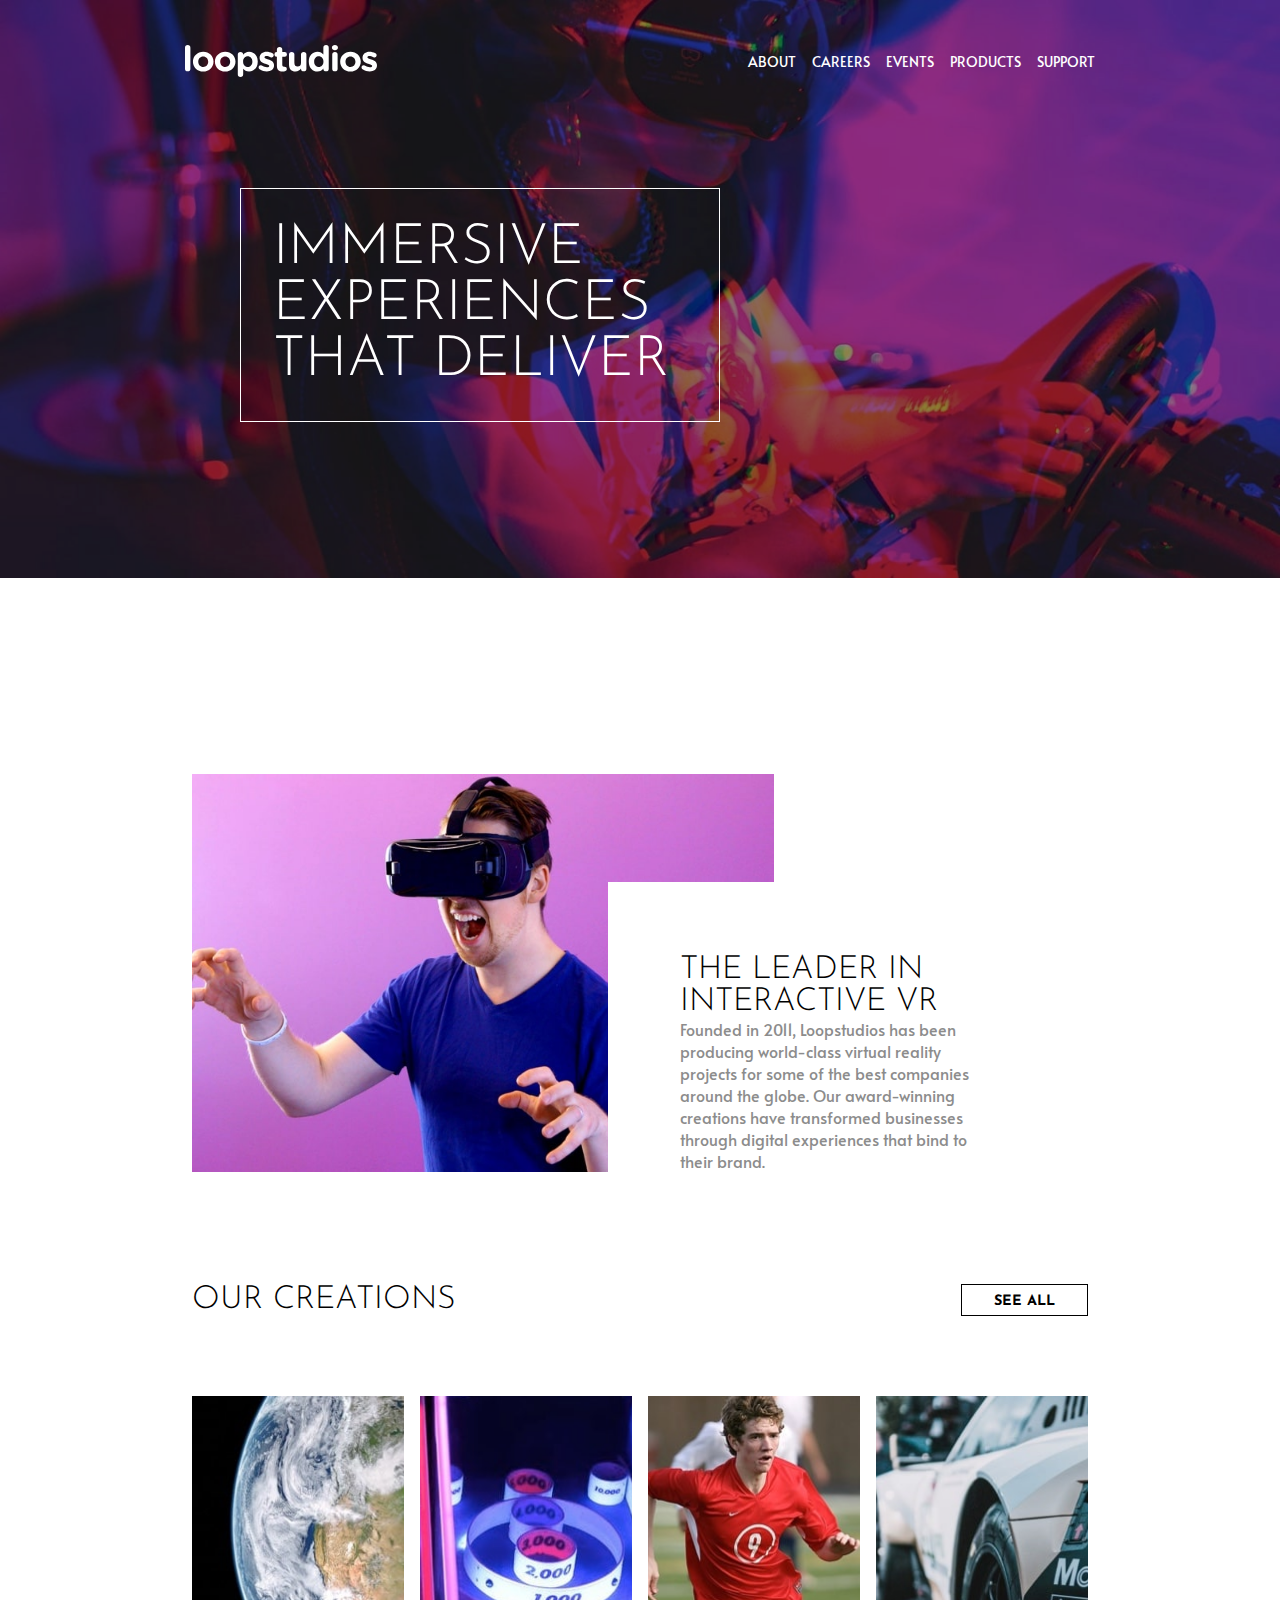
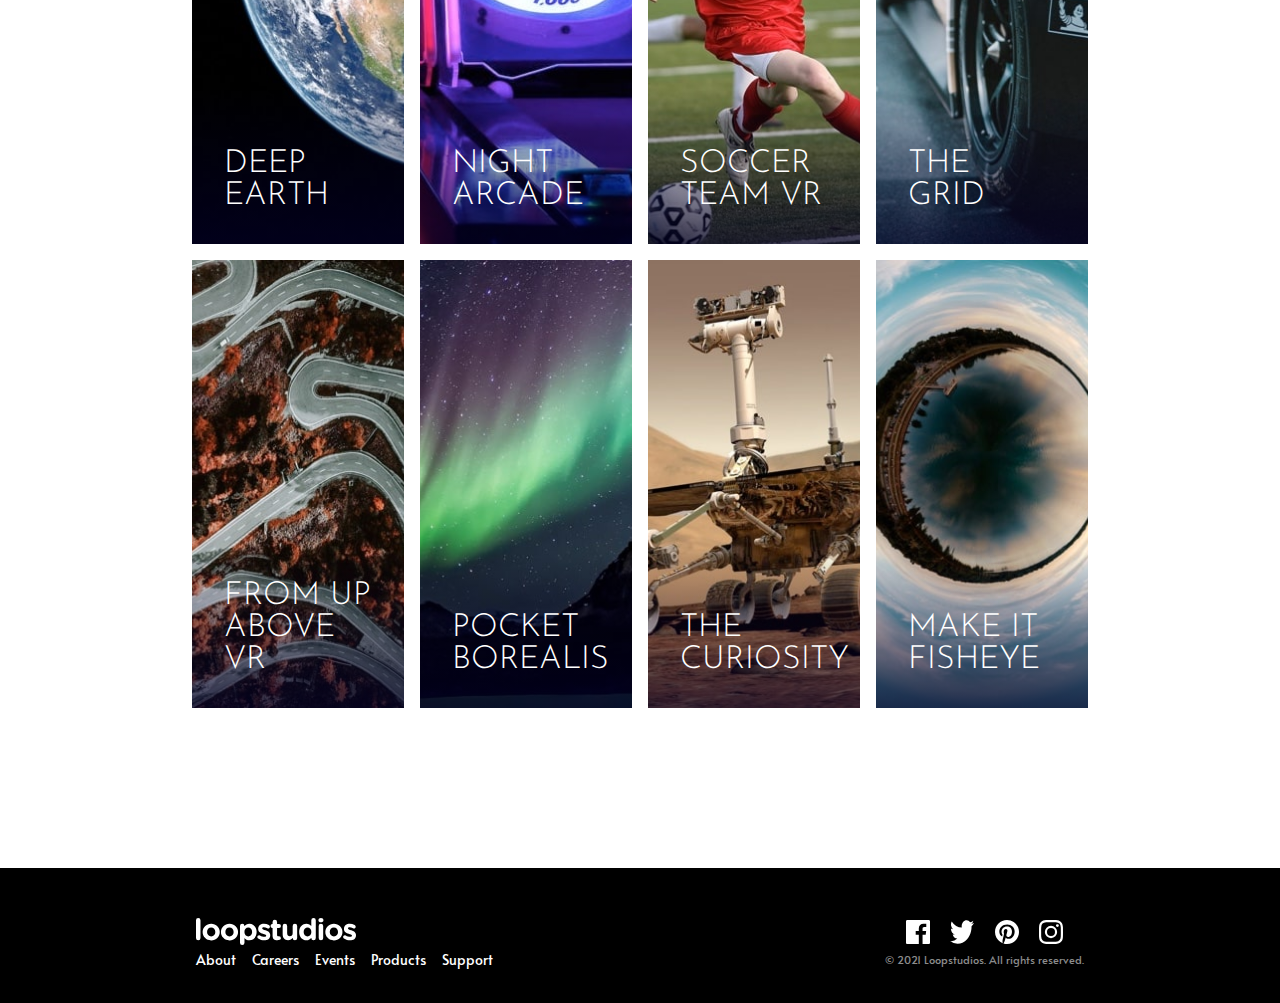
<file: loopstudios-landing-page-main/index.html>
<!DOCTYPE html>
<html lang="en">
<head>
  <meta charset="UTF-8">
  <meta name="viewport" content="width=device-width, initial-scale=1.0"> <!-- displays site properly based on user's device -->
  <link rel="icon" type="image/png" sizes="32x32" href="./images/favicon-32x32.png">
  <link rel="stylesheet" href="style.css">
  <title> Loop studios </title>
</head>
<body>
    <header>
      <img src="./images/logo.svg" alt="logo">
  <div class="nav_content">
      <ul>
        <li class="nav_text head_2"><a href="#">About</a></li>
        <li class="nav_text head_2"><a href="#">Careers</a></li>
        <li class="nav_text head_2"><a href="#">Events</a></li>
        <li class="nav_text head_2"><a href="#">Products</a></li>
        <li class="nav_text head_2"><a href="#">Support</a></li>
      </ul>
  </div>
      <div class="hamburger">
        <span class="bar"></span>
        <span class="bar"></span>
        <span class="bar"></span>
      </div>

    </header>

    <main>
      <div class="top">
      <img class="desktop" src="./images/desktop/image-hero.jpg" alt="a lady wearing VR">
      <img class="mobile" src="./images/mobile/image-hero.jpg" alt="">
    <div class="head_text">
      <h1>
  Immersive experiences that deliver
      </h1>
    </div>
      </div>
  <section class="mid">

    <div class="vr_section">
    <div class="img_VR">
      <img class="desktop" src="./images/desktop/image-interactive.jpg" alt="guy using VR">
      <img class="mobile" src="./images/mobile/image-interactive.jpg" alt="guy Using VR for mobile">
      </div>
    <div class="mid_text">
    <div class="head_1">
      The leader in interactive VR
    </div>
    <div class="para">
  Founded in 2011, Loopstudios has been producing world-class virtual reality 
  projects for some of the best companies around the globe. Our award-winning 
  creations have transformed businesses through digital experiences that bind 
  to their brand.
    </div>
    </div>
    </div>


  <section class="features">
    <div class="mid_heading">
    <div class="head_1">
  Our creations
    </div>
    <button class="btn head_2">See all</button>
    </div>

    <div class="cards_section">
      <div class="card-1 cards">
        <div class="head_2">Deep<br> earth</div>
      </div>

      <div class="card-2 cards">
        <div class="head_2">Night<br> arcade</div>
      </div>

      <div class="card-3 cards">
        <div class="head_2">Soccer<br> team VR</div>
      </div>

      <div class="card-4 cards">
        <div class="head_2">The<br> grid </div>
      </div>

      <div class="card-5 cards">
        <div class="head_2">From up<br> above VR</div>
      </div>

      <div class="card-6 cards">
        <div class="head_2">Pocket<br> borealis</div>
      </div>

      <div class="card-7 cards">
        <div class="head_2">The<br> curiosity</div>
      </div>

      <div class="card-8 cards">
        <div class="head_2">Make it<br> fisheye</div>
      </div>
      <button class="btn head_2 bottom_btn">See all</button>
    </div>
  </section>
  </section>
    </main>

<!--footer starts here-->
    <footer>
      <div class="left">
      <img src="./images/logo.svg" alt="logo">
        <div class="links">
        <ul>
          <li class="nav_text"><a href="#">About</a></li>
          <li class="nav_text"><a href="#">Careers</a></li>
          <li class="nav_text"><a href="#">Events</a></li>
          <li class="nav_text"><a href="#">Products</a></li>
          <li class="nav_text"><a href="#">Support</a></li>
        </ul>
        </div>
      </div>


      <div class="right">
        <div class="logos">
        <img id="fb" src="./images/icon-facebook.svg" alt="fb">
        <img id="twitter" src="./images/icon-twitter.svg" alt="twitter">
        <img id="pintrest" src="./images/icon-pinterest.svg" alt="pintrest">
        <img id="insta" src="./images/icon-instagram.svg" alt="insta">
        </div>
      <span class="footer_text">
  © 2021 Loopstudios. All rights reserved.
      </span>
      </div>
    </footer>
    <script src="script.js"></script>
</body>
</html>
</file>
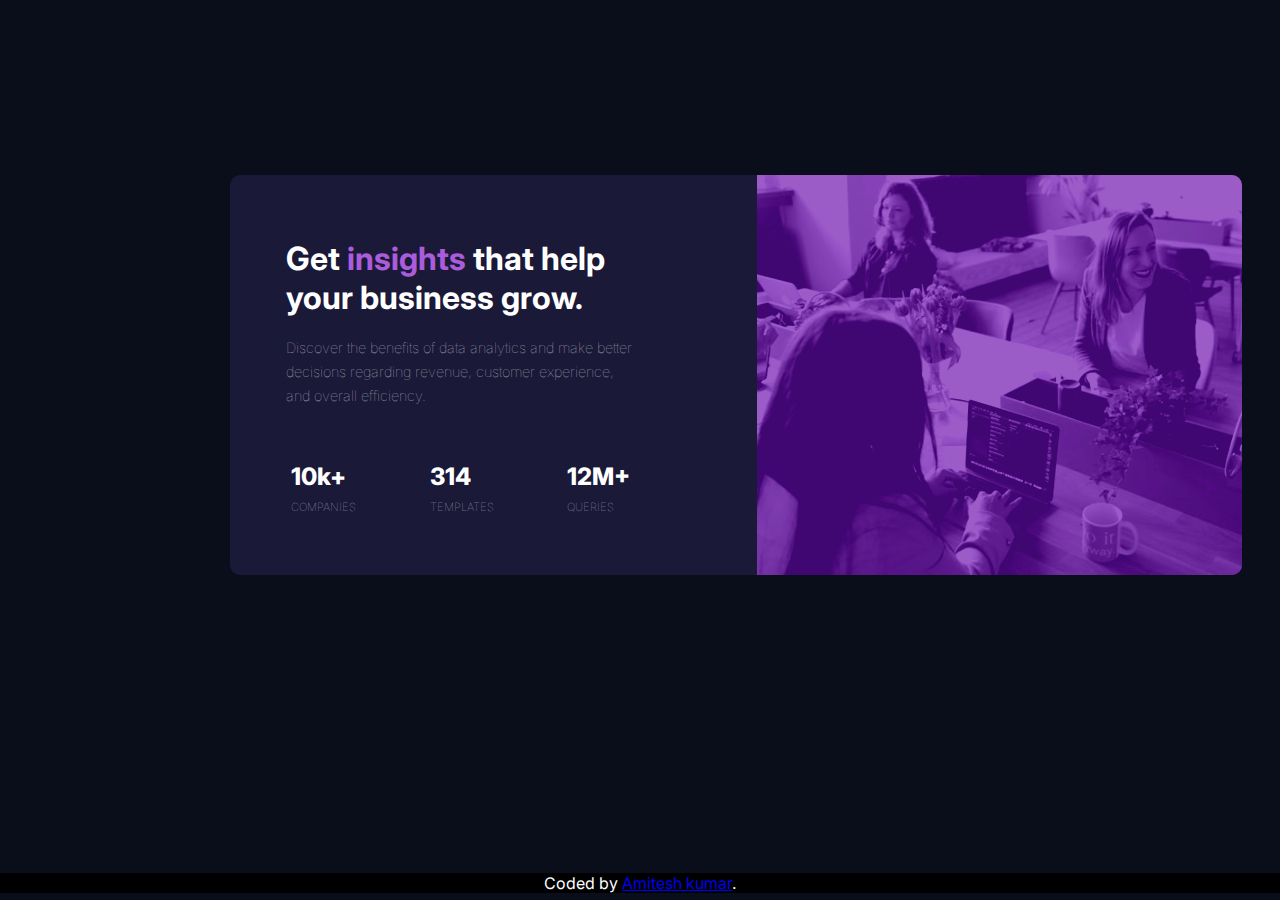
<file: Stats Card/index.html>
<!DOCTYPE html>
<html lang="en">
<head>
  <meta charset="UTF-8">
  <meta name="viewport" content="width=device-width, initial-scale=1.0">
  <link rel="icon" type="image/png" sizes="32x32" href="./images/favicon-32x32.png">
  <link rel="stylesheet" href="style.css">
  <title>Stats preview card component</title>
</head>
<body>
<main>
    <div class="main_container">
  <div class="container">
    <div class="text_container">
<h1>
  Get <span class="purple">insights</span> that help your business grow.
</h1>
  <p>
  Discover the benefits of data analytics and make better decisions regarding revenue, customer 
  experience, and overall efficiency.
  </p>
    <div class="list">
      <ul>
        <li>
      10k+ <br>
          <span class="subtext">companies</span>
        </li>
        <li>
  314 <br>  <span class="subtext">templates</span>
        </li>
        <li>
  12M+ <br> <span class="subtext">queries</span>
        </li>
      </ul>
    </div>
    </div>
<div class="img_container">
    <img id="image" src="./images/image-header-desktop.jpg" alt="headerimg">
</div>
</div>
  </div>
</main>
<footer>
  <div class="attribution"> 
    Coded by <a href="#">Amitesh kumar</a>.
  </div>
</footer>
</body>
</html>
</file>
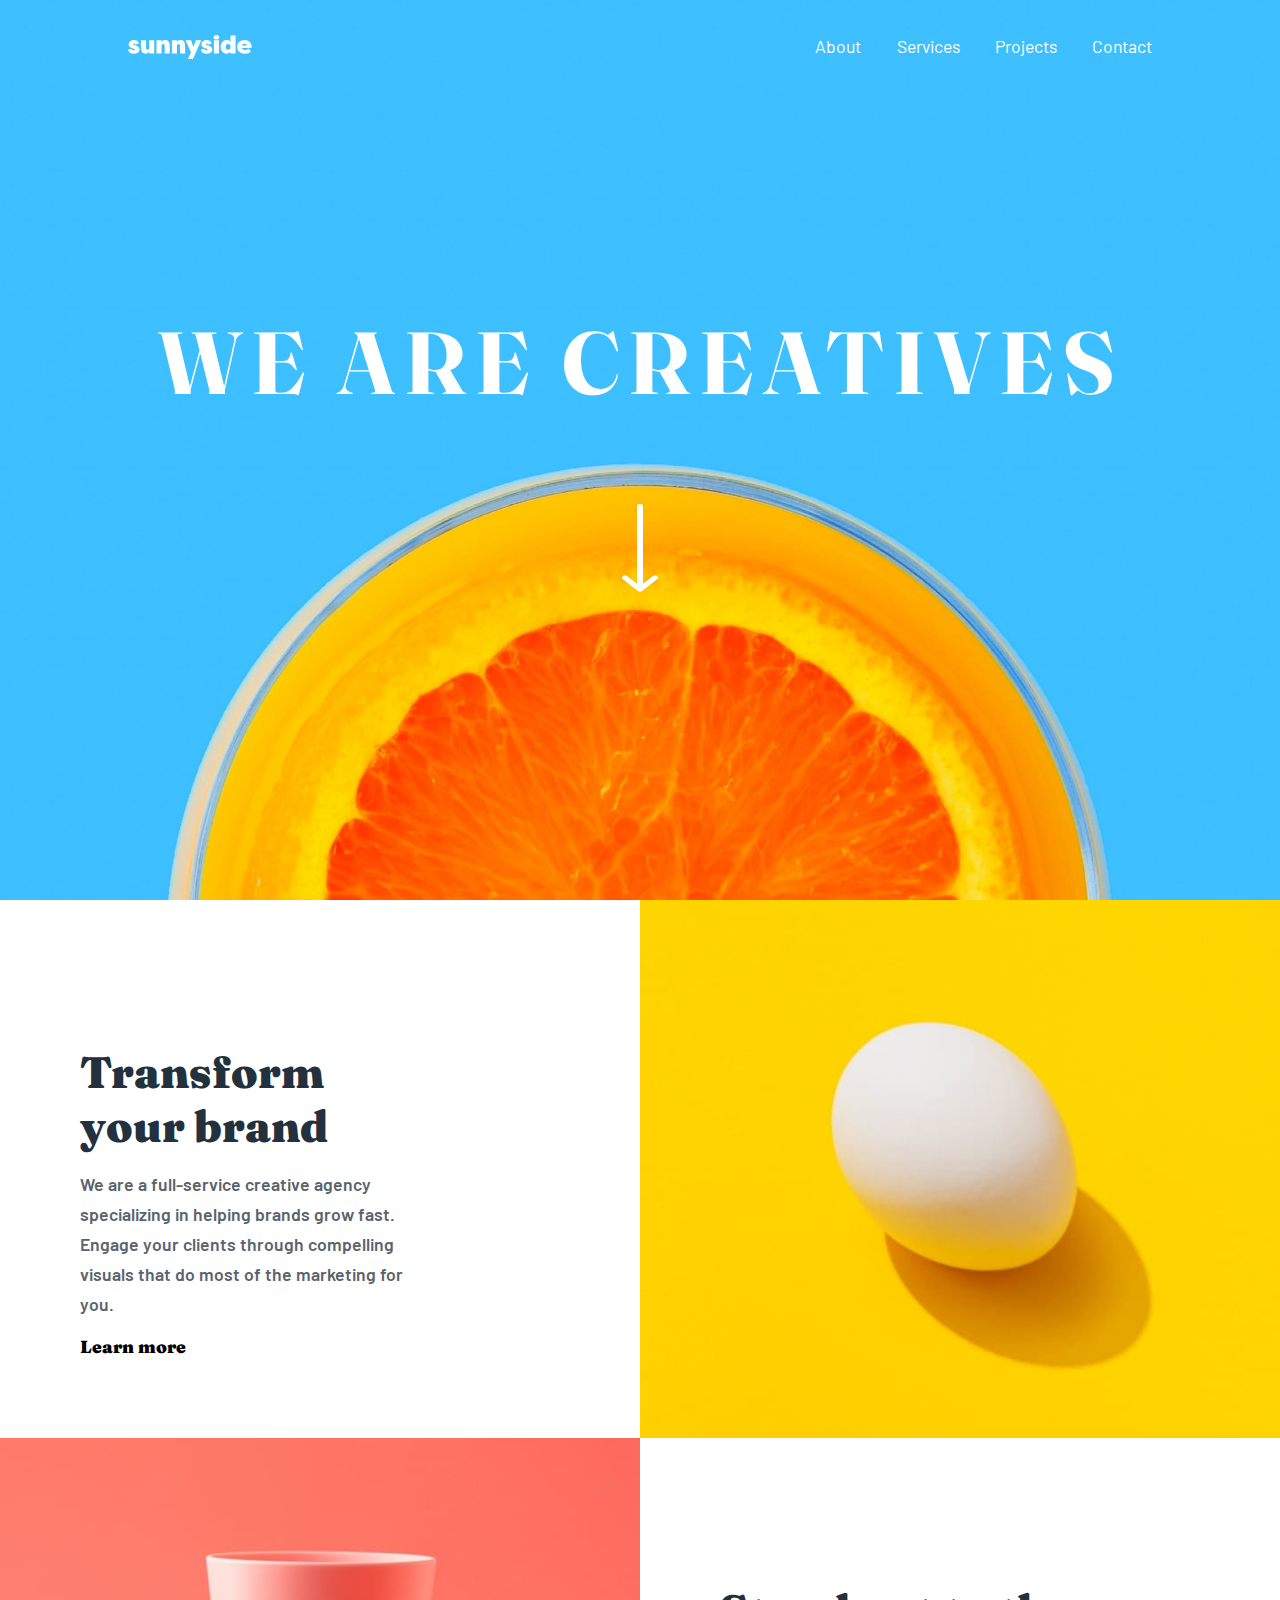
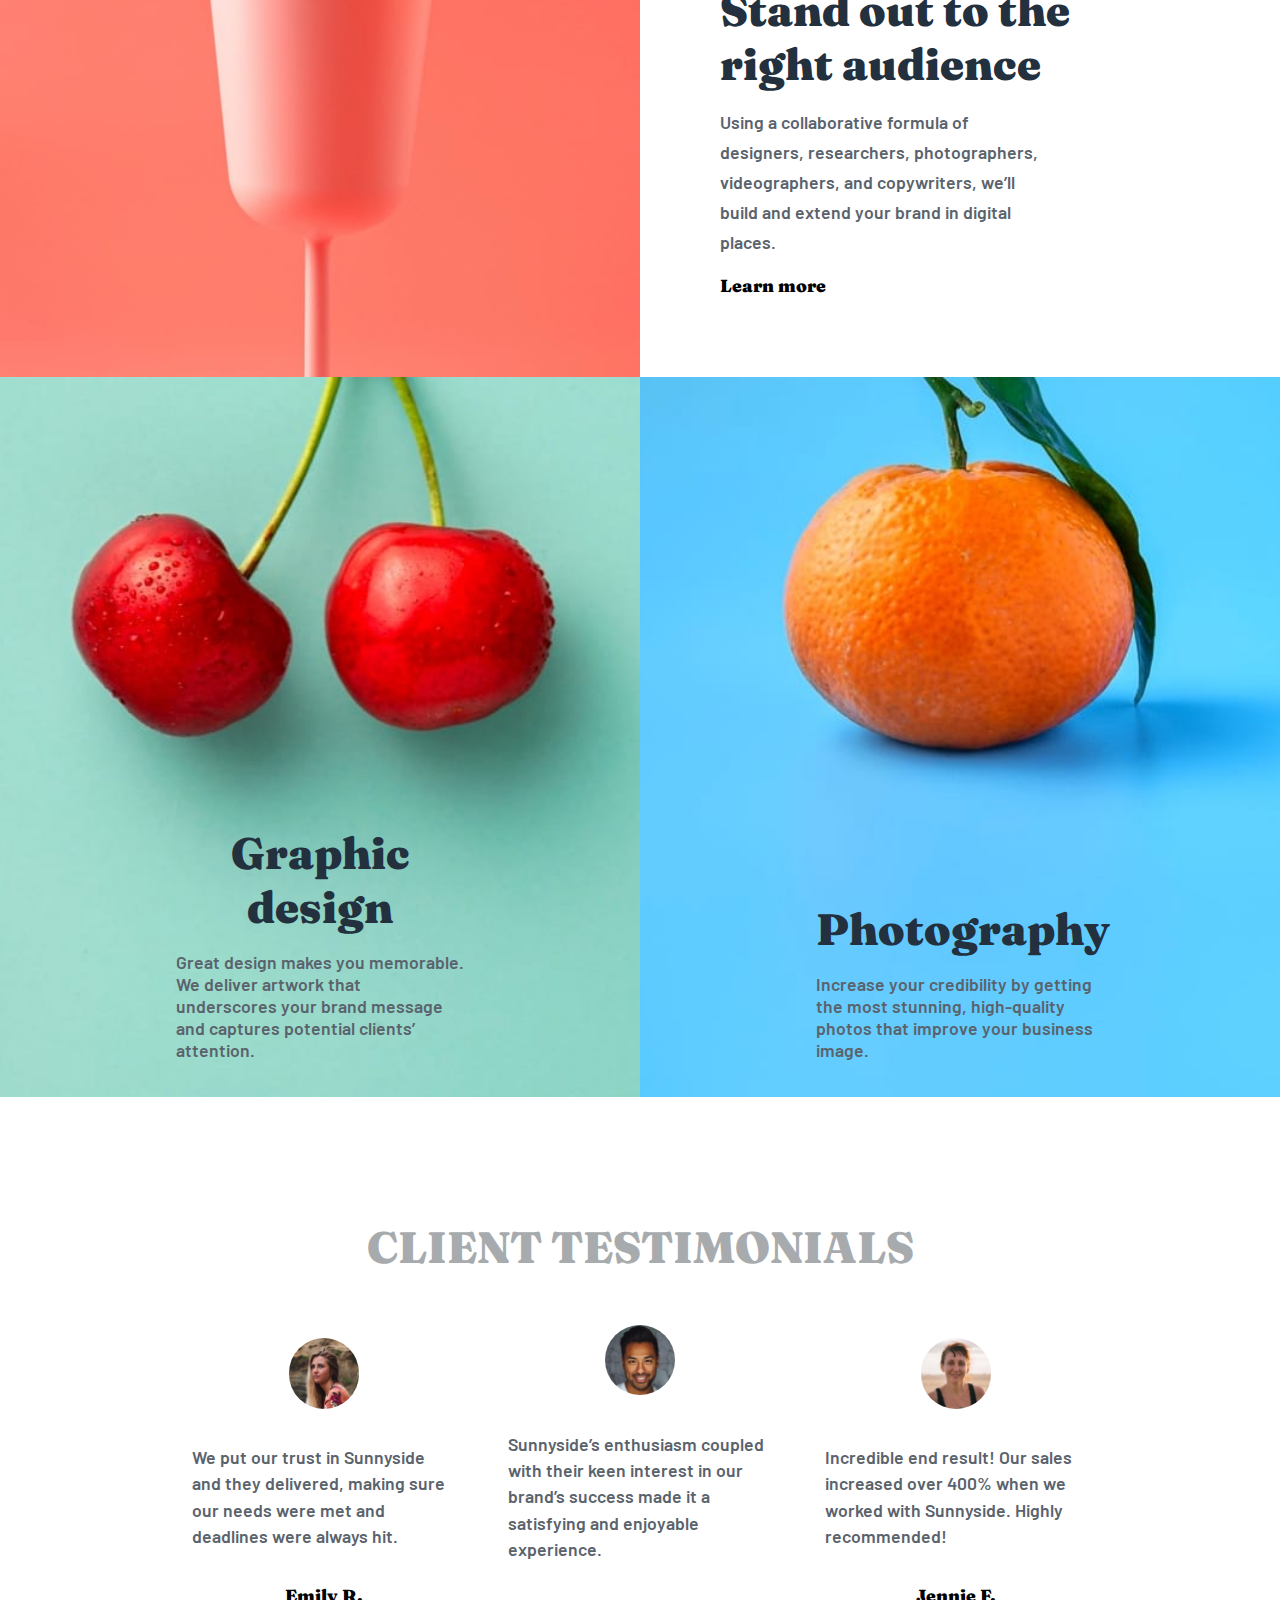
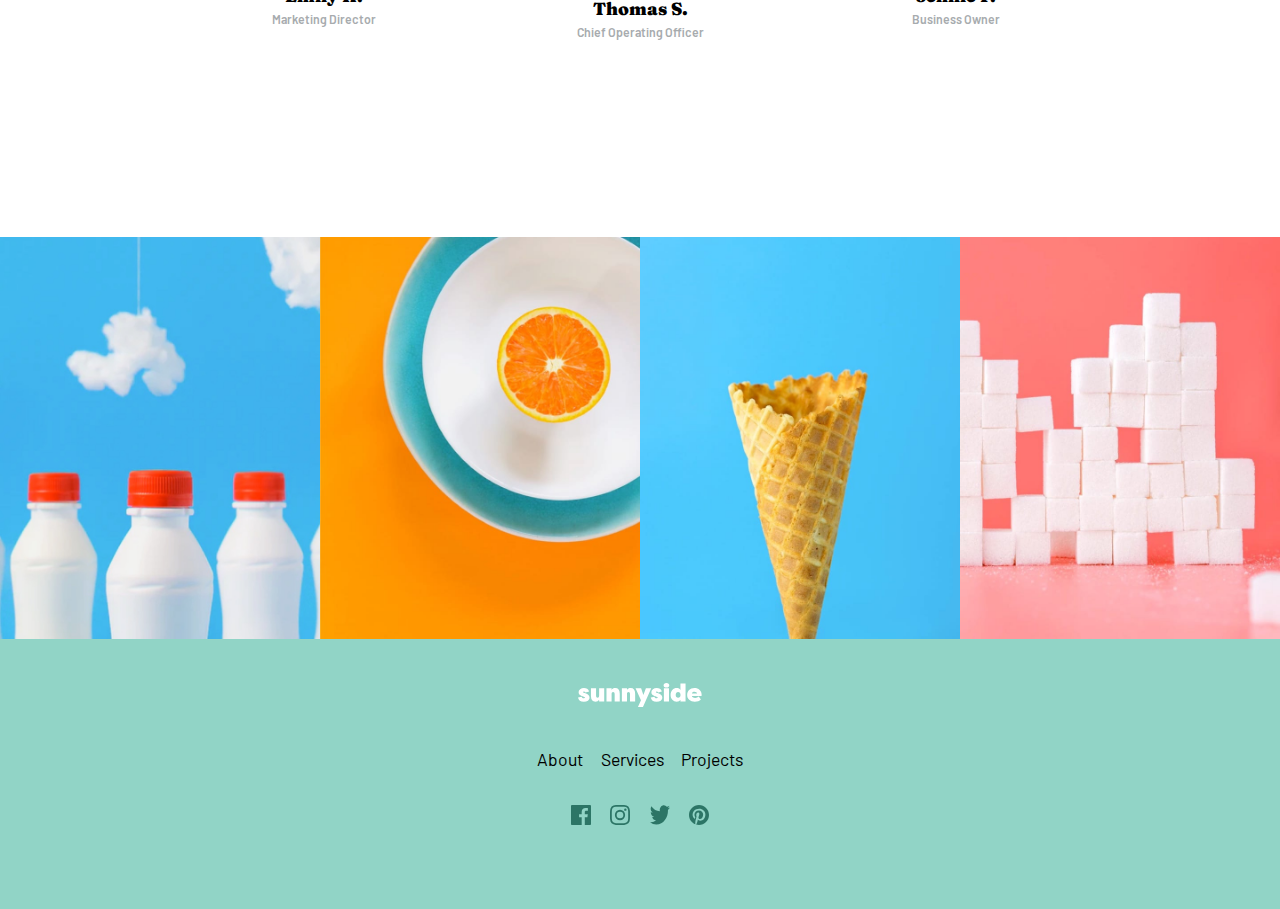
<file: sunnyside-agency-landing-page-main/index.html>
<!DOCTYPE html>
<html lang="en">
<head>
  <meta charset="UTF-8">
  <meta name="viewport" content="width=device-width, initial-scale=1.0"> <!-- displays site properly based on user's device -->

  <link rel="icon" type="image/png" sizes="32x32" href="./images/favicon-32x32.png">
  <link rel="stylesheet" href="style.css">
  <title> Sunnyside agency </title>
</head>
<body>

<header>
  <nav class="navbar">

  <img class="nav_branding" src="./images/logo.svg" alt="">
  <ul class="nav_menu">
  <li class="nav_text"><a href="#" class="nav-link">About</a></li>
  <li class="nav_text"><a href="#" class="nav-link">Services</a></li>
  <li class="nav_text"><a href="#" class="nav-link">Projects</a></li>
  <li class="nav_text"><a href="#" class="nav-link">Contact</a></li>
  </ul>

    <div class="hamburger">
      <span class="bar"></span>
      <span class="bar"></span>
      <span class="bar"></span>
    </div>

  </nav>
</header>

<main>
  <div class="head_img">
  <div class="head_text">
  <h1>
  We are creatives
  </h1>
    <img src="./images/icon-arrow-down.svg" alt="">
  </div>
  </div>

  <div class="white_card">

    <div class="text">

      <div class="text_style">
  <div class="head_1">
  Transform your brand
  </div>
  <div class="para">
  We are a full-service creative agency specializing in helping brands grow fast. 
  Engage your clients through compelling visuals that do most of the marketing for you.
  </div>
  <div class="head_2 yellow_underline">
  Learn more
  </div>
      </div>
    </div>

    <div class="image">
      <img class="desktop" src="./images/desktop/image-transform.jpg" alt="egg">
      <img class="mobile" src="./images/mobile/image-transform.jpg" alt="egg">
    </div>
  </div>



  <div class="white_card">
    <div class="image">
      <img class="mobile" src="./images/mobile/image-stand-out.jpg" alt="">
      <img class="desktop" src="./images/desktop/image-stand-out.jpg" alt="egg">
    </div>
    <div class="text">
      <div class="text_style">
  <div class="head_1">
  Stand out to the right audience
  </div>
  <div class="para">
  Using a collaborative formula of designers, researchers, photographers, videographers, and copywriters, we’ll build and extend your brand in digital places.
  </div>
  <div class="head_2 red_underline" >
  Learn more
  </div>
      </div>
    </div>
  </div>

<div class="mid">
<div class="left">
  <div class="photo_text">
  <div class="head_1">
  Graphic design
  </div>
  <div class="para">
  Great design makes you memorable. We deliver artwork that underscores your brand message and captures potential clients’ attention.
  </div>
  </div>
</div>

  <div class="right">
    <div class="photo_text">
  <div class="head_1">
  Photography
  </div>
  <div class="para">
  Increase your credibility by getting the most stunning, high-quality photos that improve your business image.
  </div>
    </div>
  </div>
</div>

<div class="testimonial">
  <div class="head_1">
  Client testimonials
  </div>
  <div class="cards">
  <div class="test_card card_1">
    <img class="test" src="./images/image-emily.jpg" alt="">
  <div class="para">
  We put our trust in Sunnyside and they delivered, making sure our needs were met and deadlines were always hit.
  </div>
    <div class="credential">
<div class="head_2">
  Emily R.
</div>
  <div class="para">
  Marketing Director
  </div>
    </div>
  </div>

  <div class="test_card card_2">
    <img class="test" src="./images/image-thomas.jpg" alt="">
  <div class="para">
  Sunnyside’s enthusiasm coupled with their keen interest in our brand’s success made it a satisfying and enjoyable experience.
  </div>
    <div class="credential">
  <div class="head_2">
  Thomas S.
  </div>
  <div class="para">
  Chief Operating Officer
  </div>
    </div>
  </div>
  
  <div class="test_card card_3">
    <img class="test" src="./images/image-jennie.jpg" alt="">
  <div class="para">
  Incredible end result! Our sales increased over 400% when we worked with Sunnyside. Highly recommended!
  </div>
    <div class="credential">
  <div class="head_2">
  Jennie F.
  </div>
  <div class="para">
  Business Owner
  </div>
    </div>
  </div>
  </div>
</div>
  
  <div class="images">
    <div class="img_1">
    <img src="./images/desktop/image-gallery-milkbottles.jpg" alt="">
  </div>
    <div class="img_2">
    <img src="./images/desktop/image-gallery-orange.jpg" alt="">
  </div>
  <div class="img_3">
    <img src="./images/desktop/image-gallery-cone.jpg" alt="">
  </div>
  <div class="img_4">
    <img src="./images/desktop/image-gallery-sugarcubes.jpg" alt="">
  </div>
  </div>

</main>

<footer>
  <div class="sunny_logo">
  <img src="./images/logo.svg" alt="logo">
  </div>
  <ul>
  <li class="nav_text">About</li>
  <li class="nav_text">Services</li>
  <li class="nav_text">Projects</li>
  </ul>

  <div class="logos">
    <img src="./images/icon-facebook.svg" alt="fb">
    <img src="./images/icon-instagram.svg" alt="insta">
    <img src="./images/icon-twitter.svg" alt="twitter">
    <img src="./images/icon-pinterest.svg" alt="pintrest">

  </div>

</footer>
<script src="script.js"></script>
</body>
</html>
</file>
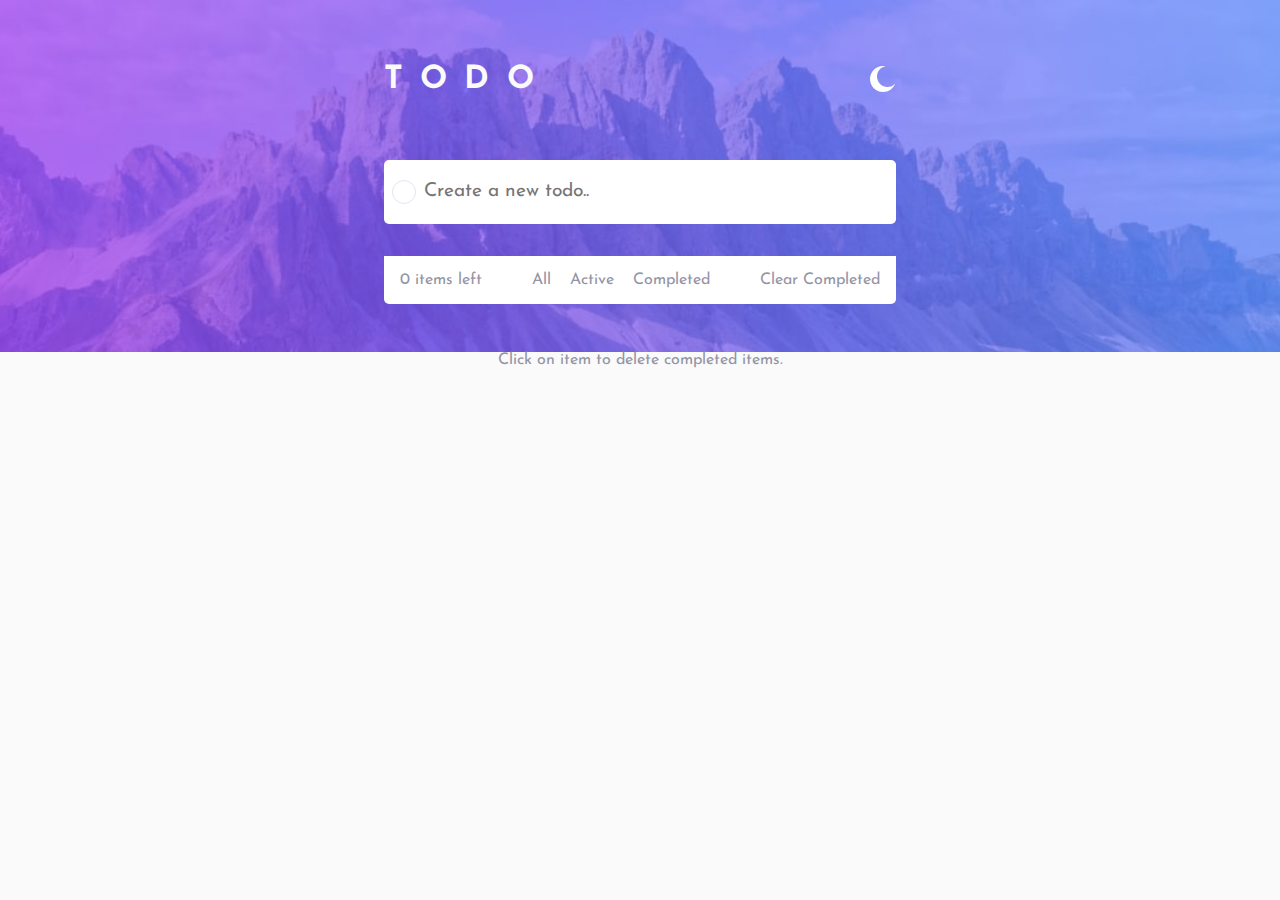
<file: Todo List/index.html>
<!DOCTYPE html>
<html lang="en">
<head>
  <meta charset="UTF-8">
  <meta name="viewport" content="width=device-width, initial-scale=1.0"> <!-- displays site properly based on user's device -->
  <link rel="icon" type="image/png" sizes="32x32" href="./images/favicon-32x32.png">
  <link rel="stylesheet" href="style.css">
  <title>Todo app</title>

</head>
<body>

<!--background -->
  <div class="desktop">
  <img class="img-style" src="./images/bg-desktop-light.jpg" alt="">
  </div>



<!--heading logo and dark mode-->
<div class="heading">
<h1>
  Todo


</h1>
  <button id="mode">
    <img src="./images/icon-moon.svg" alt="light mode">
  </button>
</div>

<!--input tab here-->

<div class="input-text">
  <div class="add">
    <button id="addBtn" ></button>
  </div>
  <input type="text" placeholder="Create a new todo.." name="todo" class="text-style" id="todo-input">

</div>

<!--entered task-->

<div class="tasks">

</div>

<!--bottom container Here containing states-->
<div class="bottom-states-container">
  <div id="items">
  <span id="countLeft">0 </span>items left
  </div>

  <div class="states">
   <div class="all">All</div>
    <div class="Active">Active</div>
    <div class="completed">Completed</div>
  </div>


  <div class="complete-state">
  Clear Completed
  </div>
</div>

<div class="bottom-text">
  Click on item to delete completed items.
</div>
<script src="script.js">

</script>
</body>
</html>
</file>
<file: Basic unit converter/css/style.css>
@import url('https://fonts.googleapis.com/css2?family=Inter:wght@600;800&display=swap');
*{
    margin: 0;
    padding: 0;
    box-sizing:border-box;
    max-width: 100vw;
    font-family: 'Inter', sans-serif;
}
body{
    background: #2f2f2f;
    color:white;
    display: flex;
    justify-content: center;
    align-items: center;
    height: 100vh;
}

.main_body{
    width:70%;
    height: 70vh;
    background: #1e2836;
    border-radius: 15px;
}

.upper_body{
    height: 50%;
    background: linear-gradient(246.26deg, #585DFE 0%, #FB3796 100%);
    display: flex;
    flex-direction: column;
    justify-content: center;
    font-style: normal;
    font-weight: 800;
    border-radius: 15px 15px 0 0;
}
.text_heading{
    font-size: 0.7rem;
    align-self: center;
    justify-self: center;
    margin: 2rem;
}
#value{
    font-size: 6rem;
    align-self: center;
}

.lower_body{
    display: flex;
    flex-direction: column;
    height: 50%;
    justify-content: space-evenly;
    font-weight: 600;
    font-style: normal;
    font-size:0.8rem;
}

.sub_text {
    align-self: center;
    display: flex;
    flex-direction: column;
    justify-content: center;
    align-items: center;
}
.sub_head{
    margin: 0.5rem;
}
</file>
<file: clipboard-landing-page-master/style.css>
@import url('https://fonts.googleapis.com/css2?family=Inter:wght@100;200;300;400;500;600;700;800;900&display=swap');
@import url('https://fonts.googleapis.com/css2?family=Bai+Jamjuree:ital,wght@0,200;0,300;0,400;0,500;0,600;0,700;1,200;1,300;1,400;1,500;1,600;1,700&display=swap');

:root{
    font-size: 1.125rem;
    --var-Strong-Cyan: hsl(171, 66%, 44%);
    --var-Light-Blue: hsl(233, 100%, 69%);
    --var-Dark-Grayish-Blue: hsl(210, 10%, 33%);
    --var-Grayish-Blue: hsl(201, 11%, 66%);
    --var-button-white: hsl(180, 100%, 94%);
}

*{
    margin: 0;
    padding: 0;
    box-sizing: border-box;
    font-family: 'Bai Jamjuree', sans-serif;
    max-width: 100%;

}
#comp{
    display: none;
}

#desktop{
    position: absolute;
    top:0;
    width:100vw;
}
#mobile{
    display: none;
}
/*button styling*/
.custom-btn{
    width: 11rem;
    height: 2.5rem;
    border-radius: 3rem;
    padding: 0.4rem 1rem;
    font-weight: 600;
    background: transparent;
    cursor: pointer;
    position: relative;
    display: inline-block;
    border:none;
    font-size:0.83rem;
    
}
.btn_green{
    color:var(--var-button-white);
    box-shadow: 0 3px 5px 1px hsl(171, 66%,20%);
    background: var(--var-Strong-Cyan);
    border: none;
}
.btn_green:active {
    top: 2px;
    outline: none;
}
.btn_purple{
    color:var(--var-button-white);
    box-shadow: 0 3px 5px 1px hsl(233, 50%,30%);
    background: var(--var-Light-Blue);border: none;
    z-index: 1;
}
.btn_purple:active {
    top: 2px;
    outline: none;
}
/*paragraph styling*/
.para{
    font-size:0.75rem;
    color: var(--var-Grayish-Blue);
}
.head_1 {
    color: var(--var-Dark-Grayish-Blue);
    font-weight: 900;
    font-size:1.4rem;

}
h1{
    font-size:2rem;
}
ul li{
    color:var(--var-Dark-Grayish-Blue)
}
.head_2{
    font-size:1rem;
    font-weight: 800;
    color:var(--var-Dark-Grayish-Blue);
}

.social_logo #twitter:hover{
    filter: invert(41%) sepia(99%) saturate(720%) hue-rotate(156deg) brightness(97%) contrast(110%);
}
#fb:hover{
    filter: invert(39%) sepia(94%) saturate(5181%) hue-rotate(198deg) brightness(99%) contrast(94%);
}
/*footer styling*/

footer{
    display:flex;
    justify-content: space-around;
    background-color: #f5f6f8;
    width:100vw;
    height:20%;
}
footer ul{
    display: grid;
    grid-template-columns: repeat(3,1fr);
    padding:1rem;
    gap:1rem;
    column-gap:3rem;
}
footer ul li{
    list-style: none;
}
.social_logo{
    align-self: center;
}
.logo_bottom{
    transform:scale(0.4) ;
}
/*bottom download section*/
.bottom_download_section{
    width:100vw;
    text-align: center;
    margin:6rem 0;

}
.bottom_download_section > .para{
    margin:1rem 3rem 2.5rem;
    padding:1rem;

}
.btn_green{
    margin:0 1rem ;

}
/*logo section*/
.logos{
    display: flex;
    justify-content: space-evenly;
    flex-wrap: wrap;
    margin:8rem 4rem;
    gap:1rem;
}
/*featutes section*/
.features{
    display: flex;
    margin: 2rem;
    justify-content: space-evenly;
}

.sub_features{
    display: grid;
    grid-template-rows: repeat(3,1fr);
    width:25vw;
    justify-items: center;
    align-items: center;
}
.sub_features > .para{
    text-align: center;
    line-height: 1.2rem;
    /*width: 17rem;*/
}
.center{
    text-align: center;
}
.feature_heading{
    margin:3.5rem;
    padding:2rem;

}
.feature_heading > .head_1{
    margin-bottom: 1rem;
}
.device_img{
    width:100vw;
}
.mid_2 >.head_1{
    margin: 7rem 0 0.7rem;
}
.mid_2 > .para{
    margin:0 6rem 5rem;
    text-align: center;
}
.comp_img img{
    transform: translateX(-5rem);
    overflow: hidden;
}
.mid_1{

    width:100vw;
    display:grid;
    grid-template-columns: 1fr 1fr;

}
.text{
    display: flex;
    flex-direction: column;
    justify-content: space-evenly;
}
.sub_text{
    text-align: justify;
    margin-right: 1rem;
}

/*top section styling*/

.top{
    margin: 1rem 2rem 5rem;
    padding: 0 11rem;
}
#top_heading{
    margin-top:5rem;
}

.header{
    margin-top: 4rem;
    display: grid;
    grid-template-rows: 1fr 1fr 2fr ;
    width:100vw;
    min-height: 30vh;
}
.header > .para{
    margin-top:1rem;
}
.header > .buttons{
    align-self: end;
}

.head_logo{
    margin:5rem 0 2rem;
}

@media screen and (max-width:56.25rem ) {
    .mid_1{
        display: flex;
        flex-direction: column;
    }
    .comp_img{
            text-align: center;
            transform: translateX(13rem);
            width: fit-content;
         }
    .comp_img img{
        width:25rem;

    }
    .top{
        padding: 0 6rem;
    }
    .text{
        justify-content: center;
        align-content: space-evenly;
        height: 40vh;
        gap: 1rem;
    }

.sub_text{
    text-align: center;
    margin: 0 6rem;
}
.sub_text > .head_2{
    margin-bottom: 0.5rem;
}

.device_img img{
    width:25rem;
}
}

@media screen and (max-width:37.5rem){
    #desktop{
       display: none;
    }
    #mobile{
        display:block;
        position: absolute;
        top:0;
        width:100vw;
    }
    .head_1{
        font-size: 1rem;
    }
    .header > .para {
        width: fit-content;
        padding: 0 2rem 0;
        line-height: 1.2rem;
    }
     .buttons{
        height: 100%;
        display:flex;
        flex-direction: column;
        justify-content: center;
        align-items: center;
        gap: 2rem;


    }
    .top{
        padding: 0 1rem;
        line-height: 1.2rem;
    }

    .comp_img {
    display: none;
    }
    #comp{
        display: block;
        width: 15rem;
        align-self: center;
        margin-bottom: 2rem;
    }
    .comp_img img {
        width: 20rem;
    }
    .device_img img{
        width:15rem;
    }
    .sub_text{
        margin: 0 1rem;
    }
    .mid_2 > .para{
        margin: 0 2rem 5rem;
    }
    .feature_heading{
        margin: 2rem 0.5rem;
        padding: 2rem;
    }
    .logos{
        gap:4rem;
    }
    .bottom_download_section > .para{
        padding: 0;
    }
    footer{
        flex-direction: column;
    }
    .logo_bottom{
     width:7rem;
     align-self: center;
    }
    #twitter,#insta,#fb{
        margin: 2rem 1rem;
    }
    footer ul{
        display: flex;
        flex-direction: column;

    }
    footer ul li{
        align-self: center;
    }
    .features{
        flex-direction: column;

    }
    .sub_features{
        width:80vw;
    }


}
</file>
<file: DocumentAion_page/style.css>
@import url('https://fonts.googleapis.com/css2?family=Montserrat:wght@300;400;600&display=swap');
*{
    margin: 0;
    padding: 0;
    box-sizing: border-box;
    font-family: 'Montserrat', sans-serif;
    font-weight: 400;
    font-size: 0.97em;
}

#navbar{
    position: fixed;
    width:20vw;
    border-right: 3px solid gray;
    height: 100vh;
}



#main-doc{
    position: absolute;
    width: 80vw;
    left:20vw;
}

#navbar > .heading{
    width: 100%;
    text-align: center;
    padding: 1rem 0;

}
#navbar a{
    display: block;
    padding: 10px 30px;
    text-decoration: none;
    cursor: pointer;

}
#navbar ul{
    height: 92vh;
    padding: 0;
    overflow-y: auto;
    overflow-x: hidden;
}

#navbar ul li a{
    border-top: 2px solid gray;
    padding: 1rem 0 1rem 3rem;
}

#navbar ul li{
    list-style: none;
}

#navbar ul li a{
    text-decoration: none;
    color: black;
    font-size: 0.9rem;
}

p{
    padding-left: 4rem;
    padding-right:2rem;
    margin: 1rem 0;
    line-height: 1.5rem;
}

#main-doc ul{
    padding: 0 2rem 0 7rem;
    margin: 1rem 0;
}
#main-doc ul li{
    margin: 1rem 0;
}

code{
    display: block;
    background-color: #d3d3d3;
    font-size: 0.8rem;
    border-radius: 2px;
    margin: 1rem 0;
    padding: 1rem 50% 1rem 1rem;
    line-height: 2.2rem;
}


.heading{
    font-size: 1.5rem;
    font-weight: 600;
    padding: 1rem 2rem;
}


@media only screen and (max-width: 1000px){
    *{
        font-size: 0.7rem;
    }
    .heading{
        font-size: 0.9rem;
    }
    #navbar ul li a{
        font-size: 0.7rem;
    }
    #navbar{
        width:25vw;
    }
    #main-doc{
        position: absolute;
        width: 75vw;
        left:25vw;
    }
}

@media only screen and (max-width: 400px) {

 * {
     font-size: 0.5rem;
 }
.heading{
    font-size: 0.7rem;
}
#navbar ul li a{
    font-size: 0.5rem;
}
#navbar{
    width:25vw;
}
#main-doc{
    position: absolute;
    width: 75vw;
    left:25vw;
}
}
</file>
<file: FAQ/style.css>
@import url('https://fonts.googleapis.com/css2?family=Kumbh+Sans:wght@400;700;900&display=swap');

*{
    margin: 0;
    padding: 0;
    box-sizing:border-box;
}


body{
    font-family: 'Kumbh Sans', sans-serif;
    font-size: 12px;
    font-weight: 400;

    display: flex;

    background: linear-gradient(90deg, rgba(141, 64, 255, 0.9) 0%, rgba(246, 0, 205, 0.9) 100%);
}
.main_container{
    background: white;
    border-radius: 1.5rem;
    box-shadow: rgba(0, 0, 0, 0.25) 0 10px 10px 5px ;

    display: grid;
    padding: 2rem 2rem 0 0;
    width:50%;
    margin: 10% 25% 0;
    overflow: hidden;

    grid-template-columns: 1fr 1.5fr;


}

.image-desktop {
    display: flex;
    flex-direction: column;
    margin-right: 2rem;
    padding: 1rem;
    width: 100%;
    position: relative;

}

.lady{
    width: 20rem;

    position: absolute;
    transform: translate(-4.1rem,3rem);
}
.box{
    width: 6rem;
    position: absolute;
    transform: translate(-3.5rem,11.5rem);
    z-index: 3;

}
.pattern{
    position: absolute;
    width: 30rem;
    transform: translate(-14rem,-6rem);

}

.image-mobile{
    display: none;
}

.faq{
    margin: 2rem;
}

.head-text{
padding: 2rem;
    font-weight:700 ;
    font-size: 2rem;
}

.ques-1{
    padding: 2rem 0 0 2rem;
    margin-top: 1rem;
}

.ques{
    display: flex;
    justify-content: space-between;
    padding: 1rem 0 0 2rem;

}

.ques:hover{
    color: hsl(14, 88%, 65%);
}

.ques img{
    width:0.7rem;
    height:0.5rem;
    transition: 0.5s;
}

.ans{
    padding: 1rem 0 0 2rem;
    color: hsl(240, 6%, 50%);
    height: 0;
    overflow: hidden;
    transition: 0.5s;
}


.line{
    color:hsl(240, 5%, 91%);
    width: 80%;
    margin: 0 0 0 2rem;

}

.active .ans {
    height: 3rem;
}

.active .ques{
    font-weight: 700;
}

.active .ques img{
    font-weight: 700;
    transform: rotate(-180deg);
}


@media(max-width: 1210px){
    .main_container{
        width:80%;
        margin: 10% 10% 0;
    }
}

@media(max-width: 750px){
    .image-desktop, .box{
        display: none;
    }

    .image-mobile{
        display: block;
        transform: translateY(-11.2rem);
        max-height: 5rem;
    }

    .main_container{
       display: flex;
        flex-direction:column;
        justify-content: center;
        align-items: center;
        margin-top: 40%;
        overflow: visible;
    }
    .head-text {
        display: block;
        text-align: center;
    }
}

@media screen and (max-width: 500px) {
    .image-mobile{
        transform: translate(1rem,-8.5rem);
        max-height: 5rem;
    }
    .image-mobile img{
            width: 15rem;
    }

    .faq{
        margin: 0 0 3rem;
    }
    .ques{
        font-size: 0.6rem;
    }
    .line{
        width: 90%;
    }
    .ans{
        font-size: 0.5rem;
    }

}
</file>
<file: loopstudios-landing-page-main/style.css>
@import url('https://fonts.googleapis.com/css2?family=Alata&family=Josefin+Sans:ital,wght@0,100;0,200;0,300;0,400;0,500;0,600;0,700;1,100;1,200;1,300;1,400;1,500;1,600;1,700&display=swap');

:root{
    font-size: 1rem;
    --var-bg-black: hsl(0, 0%, 0%);
    --var-bg-white: hsl(0, 0%, 100%);
    --var-Dark-gray: hsl(0, 0%, 55%);
    --var-Very-dark-gray: hsl(0, 0%, 41%);

}

*{
    margin: 0;
    padding: 0;
    box-sizing: border-box;
    max-width: 100%;
}

/*images */
.mobile{
    display: none;
}

/*text styling*/
.para{
    font-family: 'Alata', sans-serif;
    color:var(--var-Dark-gray) ;

}
.head_text h1{
    font-family: 'Josefin Sans', sans-serif;
    font-weight: 300;
    text-transform: uppercase;
    color: var(--var-bg-white);
    font-size: 3.5rem;
    padding:1rem;
}

.head_1{
    font-size: 2rem;
    font-family: 'Josefin Sans', sans-serif;
    font-weight: 300;
    text-transform: uppercase;
}
.head_2{
    font-size:2rem;
    font-family: 'Josefin Sans', sans-serif;
    font-weight: 300;
    text-transform: uppercase;
    /*color: var(--var-bg-white);*/
}
.nav_text{
    font-family: 'Alata', sans-serif;
    color:var(--var-bg-white);
    font-size: 0.9rem;
}
.footer_text{
    font-size:0.7rem;
    color: var(--var-Dark-gray);
    font-family: 'Alata', sans-serif;
}


/*navbar styling*/

header{
    position: absolute;
    display: flex;
    justify-content: space-around;
    width :100vw;
    background: none;
    top:5%;
    color: white;
    z-index: 1;
}
.nav_content ul{
    display: flex;
    gap:1rem;
    margin-top: 0.4rem;
}


.nav_content ul li{
    list-style: none;
}
/*hamburger nav styling*/
.hamburger{
    display: none;
    cursor: pointer;
}

.bar{
    display: block;
    width:1.8rem;
    height:0.1875rem;
    margin:0.2rem auto;
    -webkit-transition: all 0.3s ease-in-out;
    -moz-transition: all 0.3s ease-in-out;
    transition: all 0.3s ease-in-out;
    background-color: var(--var-bg-white);


}


/*top image and text styling*/
.top img{
    width: 100vw;
    filter: brightness(55%);

}
.top{
  width: 100vw;
  display: block;
  position: relative;
  margin-bottom: 12rem;
}
.top > .head_text{
    position: absolute;
    border:solid white 1px;
    bottom: 10rem;
    left: 15rem;
    max-width: 30rem;
    padding: 1rem;

}

/*mid-section Styling*/
.mid{
    width:70%;
    margin:0 auto;
}
.mid_heading{
    display: flex;
    justify-content: space-between;
    margin: 7rem 0 5rem;
}
.btn {
 border:1px solid black;
 color: var(--var-bg-black);
 background:var(--var-bg-white) ;
 padding: 0.2rem 2rem 0;
 cursor: pointer;
 font-size: 0.9rem;
 font-weight: bolder;
}
.btn:hover:active{
   color: var(--var-bg-white);
   background: var(--var-bg-black);

}
.bottom_btn{
    display: none;
    font-size: 1rem;
    padding: 0.7rem 3rem;
    font-weight: 500;
    margin-top: 1rem;
}
/*mid vr_section*/
.vr_section{
    display: flex;
}
.img_VR img{
    width:100%;
}
.img_VR{
    max-width: 65%;
    position: relative;
    display: flex;
}
.mid_text{
    position: absolute;
    align-self: end;
    background: var(--var-bg-white);
    width:30vw;
    padding: 4.5em 0 0 4.5em;
    right: 18rem;
}


/*cards styling*/
.cards_section{
    display: grid;
    grid-template-columns: repeat(4,1fr);
    gap:1rem;
    justify-items: center;
    margin-bottom: 10rem;
}

.card-1, .card-2, .card-3, .card-4, .card-5, .card-6, .card-7, .card-8 {
    position: relative;
    width: 100%;
    height: 28em;
    cursor: pointer;
}
.card-1:hover, .card-2:hover, .card-3:hover, .card-4:hover, .card-5:hover, .card-6:hover, .card-7:hover, .card-8:hover {
    opacity: .8;
    transform: scale(0.95);
}
.card-1 >.head_2, .card-2 >.head_2, .card-3 >.head_2, .card-4 >.head_2, .card-5 >.head_2, .card-6 >.head_2, .card-7 >.head_2, .card-8 >.head_2{
    position: absolute;
    bottom: 1em;
    padding: 0 1em;
    color: #fff;
}

.card-1 {
    background: linear-gradient(0deg, rgba(2, 0, 36, 0.7455357142857143) 0%, rgba(1, 1, 10, 0) 35%, rgba(255, 255, 255, 0) 100%), url("./images/desktop/image-deep-earth.jpg") no-repeat center / cover;
}

.card-2 {
    background: linear-gradient(0deg, rgba(2, 0, 36, 0.7455357142857143) 0%, rgba(1, 1, 10, 0) 35%, rgba(255, 255, 255, 0) 100%), url("./images/desktop/image-night-arcade.jpg") no-repeat center / cover;
}

.card-3 {
    background: linear-gradient(0deg, rgba(2, 0, 36, 0.7455357142857143) 0%, rgba(1, 1, 10, 0) 35%, rgba(255, 255, 255, 0) 100%), url("./images/desktop/image-soccer-team.jpg") no-repeat center / cover;
}

.card-4 {
    background: linear-gradient(0deg, rgba(2, 0, 36, 0.7455357142857143) 0%, rgba(1, 1, 10, 0) 35%, rgba(255, 255, 255, 0) 100%), url("./images/desktop/image-grid.jpg") no-repeat center / cover;
}

.card-5 {
    background: linear-gradient(0deg, rgba(2, 0, 36, 0.7455357142857143) 0%, rgba(1, 1, 10, 0) 35%, rgba(255, 255, 255, 0) 100%), url("./images/desktop/image-from-above.jpg") no-repeat center / cover;
}

.card-6 {
    background: linear-gradient(0deg, rgba(2, 0, 36, 0.7455357142857143) 0%, rgba(1, 1, 10, 0) 35%, rgba(255, 255, 255, 0) 100%), url("./images/desktop/image-pocket-borealis.jpg") no-repeat center / cover;
}

.card-7 {
    background: linear-gradient(0deg, rgba(2, 0, 36, 0.7455357142857143) 0%, rgba(1, 1, 10, 0) 35%, rgba(255, 255, 255, 0) 100%), url("./images/desktop/image-curiosity.jpg") no-repeat center / cover;
}

.card-8 {
    background: linear-gradient(0deg, rgba(2, 0, 36, 0.7455357142857143) 0%, rgba(1, 1, 10, 0) 35%, rgba(255, 255, 255, 0) 100%), url("./images/desktop/image-fisheye.jpg") no-repeat center / cover;
}


/*footer styling*/
footer {
    display: flex;
    justify-content: space-around;
    height:15vh;
    background:black;
    color: white;
    padding: 1rem 0 0;
}
footer ul {
    display: flex;
    gap:1rem;
}
footer ul li{
    list-style: none;
    cursor: pointer;
}

footer ul li {
 list-style: none;
}

a{
    color: white;
    text-decoration: none;
}
a:hover{
    border-bottom: 0.1rem solid antiquewhite;
}

.left{
    display: flex;
    flex-direction: column;
    gap:0.3rem;
    justify-content: center;
}
.left img{
    width: 10rem;
}
.right{
    display: flex;
    flex-direction: column;
    gap:0.5rem;
    justify-content: center;
}
.logos{
    display: flex;
    justify-content: space-evenly;
}

.logos #twitter:hover{
    filter: invert(45%) sepia(24%) saturate(5893%) hue-rotate(180deg) brightness(94%) contrast(80%);
}
.logos #fb:hover{
    filter: invert(39%) sepia(94%) saturate(5181%) hue-rotate(198deg) brightness(99%) contrast(94%);
}
.logos #pintrest:hover{
    filter: invert(10%) sepia(10%) saturate(7000%) hue-rotate(230deg) brightness(90%) contrast(200%);
}
.logos #insta:hover{
    filter: invert(14%) sepia(76%) saturate(7115%) hue-rotate(327deg) brightness(85%) contrast(103%);
}


@media screen and (max-width: 1200px){
 /*top section styling   */
    .top > .head_text {
        bottom: 4rem;
        left: 4rem;
        max-width: 17rem;
    }

    .head_text h1 {
        font-size: 1.5rem;
    }

    .vr_section{
        flex-direction: column;
        align-items: center;
    }

    .img_VR{
        max-width: 100%;
    }

    .mid_text{
      position: static;
        padding: 2rem 0 0 1rem;
        width: 100%;

    }


/*card styling*/

    .cards_section {
        display: flex;
        flex-direction: column;
        justify-content: center;
        align-items: center;
        overflow: hidden;
    }
    .cards{
        height: 15vh;
    }

    .card-1 {
        background: linear-gradient(90deg, rgba(2, 0, 36, 0.7455357142857143) 0%, rgba(1, 1, 10, 0) 35%, rgba(240, 240, 240, 0) 100%), url("./images/mobile/image-deep-earth.jpg") no-repeat center / cover;
    }

    .card-2 {
        background: linear-gradient(90deg, rgba(2, 0, 36, 0.7455357142857143) 0%, rgba(1, 1, 10, 0) 35%, rgba(240, 240, 240, 0) 100%), url("./images/mobile/image-night-arcade.jpg") no-repeat center / cover;
    }

    .card-3 {
        background: linear-gradient(90deg, rgba(2, 0, 36, 0.7455357142857143) 0%, rgba(1, 1, 10, 0) 35%, rgba(240, 240, 240, 0) 100%), url("./images/mobile/image-soccer-team.jpg") no-repeat center / cover;
    }

    .card-4 {
        background: linear-gradient(90deg, rgba(2, 0, 36, 0.7455357142857143) 0%, rgba(1, 1, 10, 0) 35%, rgba(240, 240, 240, 0) 100%), url("./images/mobile/image-grid.jpg") no-repeat center / cover;
    }

    .card-5 {
        background: linear-gradient(90deg, rgba(2, 0, 36, 0.7455357142857143) 0%, rgba(1, 1, 10, 0) 35%, rgba(240, 240, 240, 0) 100%), url("./images/mobile/image-from-above.jpg") no-repeat center / cover;
    }

    .card-6 {
        background: linear-gradient(90deg, rgba(2, 0, 36, 0.7455357142857143) 0%, rgba(1, 1, 10, 0) 35%, rgba(240, 240, 240, 0) 100%), url("./images/mobile/image-pocket-borealis.jpg") no-repeat center / cover;
    }

    .card-7 {
        background: linear-gradient(90deg, rgba(2, 0, 36, 0.7455357142857143) 0%, rgba(1, 1, 10, 0) 35%, rgba(240, 240, 240, 0) 100%), url("./images/mobile/image-curiosity.jpg") no-repeat center / cover;
    }

    .card-8 {
        background: linear-gradient(90deg, rgba(2, 0, 36, 0.7455357142857143) 0%, rgba(1, 1, 10, 0) 35%, rgba(240, 240, 240, 0) 100%), url("./images/mobile/image-fisheye.jpg") no-repeat center / cover;
    }

/*footer styling*/
/*    no need till 600px*/
}

@media screen and (max-width: 700px){

    footer{
        flex-direction: column;
        height:100vh;
        align-items: center;
    }
    .left img{
        align-self: center;
    }
    footer ul{
        flex-direction: column;
        align-items: center;
        padding: 2rem 0;
    }

    .cards > .head_2{
        font-size: 1rem;
    }

    .mid_heading > .btn{
        display: none;
    }
    .mid_heading {
        justify-content: center;
    }
    .bottom_btn{
        display: block;
    }

.desktop{
    display: none;
}
.mobile{
    display: block;
}

     .top > .head_text {
          top: 14rem;
          left: 4rem;
          max-width: 17rem;
         height: fit-content;
      }

    .head_text h1 {
        font-size: 2rem;
    }
/*hamburger menu*/
.hamburger{
    display: block;
}

.hamburger.active .bar:nth-child(2){
    opacity: 0;
}
    .hamburger.active .bar:nth-child(1){
        transform: translateY(8px) rotate(45deg);
    }
    .hamburger.active .bar:nth-child(3){
        transform: translateY(-8px) rotate(-45deg);
    }

.nav_content {
    position: fixed;
    left: -100%;
    top: 4.8rem;
    gap: 0;
    background-color: black;
    width:100%;
    transition: 0.3s;
}
.nav_content ul{
    flex-direction: column;
    margin-left: 1rem ;
}

.nav_text{
    margin: 1rem 0 ;
}
.nav_content.active{
    left:0;
}


}

@media screen and (max-width:300px) {
    .head_text{
        right:1rem;
        transform: scale(0.7);
    }

    .head_text h1{
        font-size: 1.5rem;
    }
}
</file>
<file: Stats Card/style.css>
@import url('https://fonts.googleapis.com/css2?family=Inter:wght@400;700&family=Outfit:wght@100;700&display=swap');

@import url('https://fonts.googleapis.com/css2?family=Inter:wght@400;700&family=Lexend+Deca&display=swap');

*{
    margin: 0;
    padding: 0;
    box-sizing: border-box;
}

:root{
    font-size: 16px;
    --var-dark-blue: hsl(223, 47%, 7%);
    --var-dark-satured-blue: hsl(244, 38%, 16%);
    --var-soft-violet: hsla(277, 64%, 61%,0.3);
    --var-purple: hsl(277, 64%, 61%);
    --var-slightly-trans-main: hsla(0, 0%, 100%, 0.75);
    --var-slightly-trans-stat: hsla(0, 0%, 100%, 0.6);
}
body{
    background:var(--var-dark-blue);
    font-family: 'Inter', sans-serif;

}

.main_container{
    width:65vw;
    height:97vh;
    display:flex;
    justify-content: center;
    align-content: center;
    margin:0 20rem;

}

.container{
    border-radius: 10px;
    position:relative;
    top:20%;
    background: var(--var-dark-satured-blue) ;
    color: white;
    display: grid;
    grid-template-columns: 1fr 1fr;
    width: fit-content;
    height: fit-content;
}

.img_container{
    filter: saturate(700%);
    border-radius: 0 10px 10px 0;
    height: 25rem;
    background:var(--var-soft-violet) ;

}
#image{
    height: 25rem;
    border-radius: 0 10px 10px 0;
    filter: opacity(60%) contrast(150%) brightness(60%);

}
.text_container{
    padding: 2rem 2.5rem 2rem 1.5rem;
}

.list ul{
    font-size: 1.5rem;
    display: grid;
    grid-template-columns: repeat(3,1fr);
    line-height: 1.1;
    margin-right: 50px;

}
.subtext{
    font-size: 0.7rem;
    color: var(--var-slightly-trans-stat);
    text-transform: uppercase;
    font-weight: 100;
}


.list ul li{
    list-style: none;
    color:white;
    font-weight: 800;
    font-size: 1.5rem;
    margin: 3rem 2.3rem 1rem;
}
h1{
    font-size: 2rem;
    margin: 2rem 2rem 1.2rem;
    padding-right: 3rem ;

}
p{
    font-size:0.9rem;
    color:var(--var-slightly-trans-stat);
    margin: 1rem 2rem 0.5rem 2rem;
    padding-right: 3rem;
    line-height: 1.5rem;
    font-weight:100 ;
}

.purple{
    color: var(--var-purple);
}

footer{
    display:grid;
    justify-content: center;
    background:black;
    color: white;

}

@media screen and (max-width: 65rem){
    .container{
        display: flex;
        flex-direction:column-reverse ;
        width: 30.2rem;

    }
    h1 {
        text-align: center;
    }
    p{
        margin: 0;
        padding: 0 4rem;
        text-align: center;
    }

    .list ul{
        grid-template-rows: repeat(3,1fr);
        grid-template-columns: 1fr;
        margin: 0;
    }
    .list ul li{
        justify-self: center;
    }
    footer{
        visibility: hidden;
    }
    .main_container{

        margin:0 7rem;

    }
    #image{
        border-radius: 10px 10px 0 0 ;
    }
    .img_container{border-radius: 10px 10px 0 0 ;
    }


}

@media screen and (max-width: 35rem){
    .main_container {
        margin: 0 4rem;
    }
    .container{
    width: 20rem;
}
    .img_container{
        height: 16.4rem;
    }
#image{
    height: 16.4rem;
}
h1{
    font-size: 1.3rem;
    margin: 1rem 1rem 1rem 2rem;
    padding: 0;
}
p{
    text-align: center;
    margin-left: 0.7rem;
    padding: 0 1.2rem;
    font-size: 0.7rem;
}
.list ul{
    margin: 0 4.5rem;
    justify-content: center;

}
.list ul li{
    text-align: center;
    font-size: 1.2rem;
}


}
</file>
<file: sunnyside-agency-landing-page-main/style.css>
@import url('https://fonts.googleapis.com/css2?family=Barlow:ital,wght@0,100;0,200;0,300;0,400;0,500;0,600;0,700;0,800;0,900;1,100;1,200;1,300;1,400;1,500;1,600;1,700;1,800;1,900&family=Fraunces:ital,opsz,wght@0,9..144,100;0,9..144,200;0,9..144,300;0,9..144,400;0,9..144,500;0,9..144,600;0,9..144,700;0,9..144,800;0,9..144,900;1,9..144,100;1,9..144,200;1,9..144,300;1,9..144,400;1,9..144,500;1,9..144,600;1,9..144,700;1,9..144,800;1,9..144,900&display=swap');

:root{
    font-size: 1.1rem;
    /*primary*/
    --var-soft-red: hsl(7, 99%, 70%);
    --var-yellow:  hsl(51, 100%, 49%);
    --var-dark-cyan:hsl(167, 40%, 24%);
    --var-dark-blue:hsl(198, 62%, 26%);
    --var-light-cyan:hsl(167, 44%, 70%);
    /*neutral*/
    --var-blue:hsl(212, 27%, 19%);
    --var-grayish-blue:hsl(213, 9%, 39%);
    --var-dark-grayish-blue:hsl(213, 9%, 39%);
    --var-blueish-gray :hsl(210, 4%, 67%);
    --var-white:hsl(0, 0%, 100%);
}

*{
    margin: 0;
    padding: 0;
    box-sizing: border-box;
    max-width: 100%;
}
.mobile{
    display: none;
}

/*font styling*/
.head_text h1{
    color: var(--var-white);
    /*font-family: 'Barlow', sans-serif;*/
    font-family: 'Fraunces', serif;
    letter-spacing: 0.5rem;
    text-transform: uppercase;
    font-size: 5rem;
}

.head_1{
    color: var(--var-blue);
    font-size: 2.5rem;
    font-family: 'Fraunces', serif;
    font-weight: 900;
}

.para{
    color: var(--var-dark-grayish-blue);
    font-size: 1rem;
    font-weight: 600;
    font-family: 'Barlow', sans-serif;
}

.head_2{

    font-weight: 900;
    font-family: 'Fraunces', serif;
    font-size: 1rem;

}
/*hamburger menu*/

.nav-link{
    transition: 0.5s ease-out;
}

.hamburger{
    display: none;
    cursor: pointer;
}

.bar{
    display: block;
    width:1.8rem;
    height:0.1875rem;
    margin:0.2rem auto;
    -webkit-transition: all 0.3s ease-in-out;
    -moz-transition: all 0.3s ease-in-out;
    transition: all 0.3s ease-in-out;
    background-color: var(--var-white);
}




nav{
    display: flex;
    color: var(--var-white);
    position: absolute;
    justify-content: space-between;
    margin: 0 10vw;
    top:2rem;
    width:80vw;
    z-index: 5;

}
nav ul {
    display: flex;
    gap:2rem;
}

nav ul li{
    list-style: none;
}

.nav_text{
    font-family: 'Barlow', sans-serif;
}

nav ul li a{
    text-decoration: none;
    color: var(--var-white);
}

nav ul li a:hover{
    color: var(--var-blue);
    border:2px solid white;
    background: var(--var-white);
     width: 11rem;
    height: 2.5rem;
    border-radius: 3rem;
    padding: 0.4rem 1rem;
}

/*head text and img styling*/
.head_img{
    width: 100vw;
    height:100vh;
    background: url("./images/desktop/image-header.jpg") no-repeat center / cover;
    display: flex;
    justify-content: center;
    align-items: center;
}

.head_text{
    display: flex;
    flex-direction: column;
    height:40vh;
    width:fit-content;
    justify-content: center;
    align-items: center;
    gap:5rem;

}
.head_text img{
    width: 2rem;
    height: 5rem;
}

/*mid section styling*/
 .white_card{
    display: grid;
    grid-template-columns: repeat(2, 1fr);
    grid-template-rows: 1fr;
}

.white_card > .image img{
    width: 100%;
    height: 100%;
}

.mid{
    display: flex;
    height: 80vh;
}
.mid > .left{
background: url("./images/desktop/image-graphic-design.jpg") no-repeat center / cover;
    width: 50%;
}
.mid > .right{
    background: url("./images/desktop/image-photography.jpg") no-repeat center / cover;
    width: 50%;
}

/*testimonial section styling*/
.testimonial{
    width: 70%;
    margin: 0 auto 10rem;
}

.testimonial .head_1{
        color: var(--var-blueish-gray);
        text-align: center;
        margin: 7rem 0 2rem;
    text-transform: uppercase;
}

.test_card{
    height: 20rem;
    display: flex;
    flex-direction: column;
    justify-content: center;
    align-items: center;
    row-gap: 2rem;
}
.test_card .para{
    line-height: 1.5rem;

}
.credential{
    text-align: center;
}
.credential .para{
    color: var(--var-blueish-gray);
    font-size: 0.7rem;
}

.cards{
    display: grid;
    grid-template-columns: repeat(3,1fr);
    column-gap: 3rem;
}

.test{
    border-radius: 50%;
    width:4rem;
}

/*bottom images styling*/

.images{
    display: grid;
    grid-template-columns: repeat(4 ,1fr);
}


.images img{
    overflow: hidden;
    height: 100%;
    width: 100%;
}

/*mid img with text styling*/
.left,.right{
    display: flex;
    justify-content: center;
    align-items: flex-end;
}
.mid > .para,.head_1{
    text-align:center ;
}
.mid .head_1{
    margin-bottom: 1rem;
}
.photo_text{
    padding: 0 10rem 2rem ;
}

/*text in white card styling*/
.text_style{
    width: 100%;
    height: 100%;
    padding: 20% 0 10% 12.5%;
    display: flex;
    flex-direction: column;
    justify-content: space-evenly;

}
.text_style > .head_1{
    text-align: start;
    width: 63%;
}
.text_style > .para{
    padding: 0 13rem 0 0;
    line-height: 1.7rem;

}

.yellow_underline:hover{
    text-decoration: underline var(--var-yellow) solid 5px;
    cursor: pointer;
}
.red_underline:hover{
    text-decoration: underline var(--var-soft-red) solid 5px;
    cursor: pointer;
}

/*footer styling  */

footer{
    display: flex;
    height:30vh;
    flex-direction: column ;
    background: var(--var-light-cyan);
    align-items: center;
    gap:2rem;
}
footer ul{
    display: flex;
    gap:1rem;
}
footer ul li{
    list-style: none;

}
footer .nav_text:hover{
    color: var(--var-white);
    cursor: pointer;
}
.logos{
    display: flex;
    justify-content: space-evenly;
    width:10rem;
}
.logos img:hover{
    filter: brightness(0) invert(1);
}

.sunny_logo{
    margin-top: 2.5rem;
    width:fit-content;
}

@media screen and (max-width: 1000px){

   .head_img{
        height: 50vh;
       /*background: url("./images/mobile/image-header.jpg") no-repeat center / cover;*/
   }
    .head_text{
        gap:2rem;
    }
    .head_text h1{
        font-size: 3rem;
        text-align: center;
    }
.white_card{
    grid-template-rows: repeat(2, 1fr);
    grid-template-columns: 1fr;

}
.text_style{
    align-content: center;
    align-items: center;
    padding: 20% 0 10%;
}
.text_style .head_1{
    text-align: center;
}

.text_style .para{
    padding: 0;
    width:50%;
    text-align: center;
}

.white_card > .image{
    grid-row: 1;
}

.mid{
 display: grid;
    grid-template-rows: repeat(2,1fr);
    grid-template-columns: 1fr ;
    height: 100vh ;
}
.mid .left {
    width: 100%;
}
.mid .right{
    width: 100%;
}
.left > .photo_text{
    padding: 0 5rem 4rem;
}
 .right > .photo_text{
    padding: 0 10rem 5rem;
}

 .testimonial > .head_1{
     font-size: 1.5rem;
     letter-spacing: 0.5rem;
     margin: 4rem 0 4rem;
 }

 .cards{
     grid-template-columns: 1fr;
     grid-template-rows: repeat(3 ,1fr);

 }
    .test_card .para {
        padding: 0 5rem;
    }

/*hamburger menu styling*/

    .hamburger{
        display: block;
    }

    .hamburger.active .bar:nth-child(2){
        opacity: 0;
    }
    .hamburger.active .bar:nth-child(1){
        transform: translateY(8px) rotate(45deg);
    }
    .hamburger.active .bar:nth-child(3){
        transform: translateY(-8px) rotate(-45deg);
    }

    .nav_menu{
        position: fixed;
        left: -100%;
        top : 70px;
        gap :0 ;
        flex-direction: column;
        background-color: var(--var-blue);
        width: 100%;
        text-align: center;
        transition: 0.3s;
    }

    .nav_text{
        margin:1rem 0;

    }

    .nav_menu.active{
        left:0;
    }






}

@media screen and (max-width: 500px) {
    .head_img {
        background: url("./images/mobile/image-header.jpg") no-repeat center / cover;
    }

    .head_text {
        gap: 2rem;
    }

    .head_text h1 {
        font-size: 2rem;
        text-align: center;
    }

    .text {
        grid-row: 2;
    }

    .mobile {
        display: block;
    }

    .desktop {
        display: none;
    }

    .white_card > .image img {
        width: 100%;
        height: auto;
    }
    .white_card > .image{
        height: fit-content;
    }
    .white_card{
        grid-template-rows: 1fr ;
    }

    /*text styling*/
    .head_1{
        font-size:1.3rem;
    }
    .para{
        font-size: 0.7rem;
    }
    .text_style > .para {
        line-height: 1rem;
        margin: 2rem 0;
    }
    .test_card .para {
        padding: 0 0;
        margin: 0 2rem;
    }

    .images {
        grid-template-columns: repeat(2 ,1fr);
    }

    .right .photo_text {
        padding: 0 0 4rem;
    }
    .left  .photo_text {
        padding: 0 0 4rem;
    }
    .photo_text .para{
        width:10rem;
    }

}
</file>
<file: Todo List/style.css>
@import url('https://fonts.googleapis.com/css2?family=Josefin+Sans:wght@400;500;700&display=swap');

:root {
    /*Primary*/

    --hover-state: hsl(220, 98%, 61%);
    --gradient-1: hsl(192, 100%, 67%);
    --gradient-2: hsl(280, 87%, 65%);

    /* Light Theme*/
    --todo-Heading-Color: hsl(0, 0%, 98%);
    --background-color:hsl(0, 0%, 98%);
    --background-pannel-color:#ffffff;
    --placeholder-text-color:hsl(234, 11%, 52%);
    --pannel-text:hsl(236, 9%, 61%);
    --pannel-active-text:hsl(237, 14%, 26%) ;
    --btn-border-color:hsl(236, 33%, 92%);
    --shadow-color: hsl(236, 10%, 67%);


    /*Dark Theme*/
}
.darkMode{
    --background-color:hsl(235, 21%, 11%);
    --background-pannel-color:hsl(235, 24%, 19%);
    --placeholder-text-color:hsl(234, 39%, 85%);
    --pannel-text: hsl(238, 15%, 45%);
    --btn-border-color:hsl(233, 14%, 35%);
    --pannel-active-text:hsl(236, 33%, 92%);
    --shadow-color: hsl(0, 0%, 18%);
    --hover-state: hsl(192, 100%, 67%);
}

*{
    margin: 0;
    padding: 0;
    box-sizing: border-box;

}

body{
    font-family: 'Josefin Sans', sans-serif;
    background: var(--background-color);
    max-width: 100%;
}

.desktop{
    position: relative;

}

 .desktop .img-style{
     position: absolute;
    object-fit: cover;
     width: 100%;
     height:22rem;
     z-index: -1;
}


 .heading{
     display: flex;
     justify-content: space-between;
     margin: 0 30%;

     padding: 4rem 0;
     color: var(--todo-Heading-Color);
     letter-spacing: 1.1rem;
     text-transform: uppercase;

 }

.heading #mode{
    border: none;
    background:none;
}

.input-text{
    margin: 0 30% 2rem;
    display: flex;
    align-items: center;
    height: 4rem;

    background: var(--background-pannel-color);
    border-radius: 5px;

}

#todo-input{
    border-radius: 5px;
}

/*styling of  adding tasks  btn*/
.add #addBtn{
    width: 1.5rem;
    height: 1.5rem;
    border-radius: 50%;
    margin: 0.5rem;
    border: 1px solid var(--btn-border-color) ;
    background: none;
    cursor: pointer;
}

.add #addBtn:hover{
    background: linear-gradient(135deg,var(--gradient-1),var(--gradient-2)) ;
}


.text-style{
    height: 3.9rem;
    flex:3;
    color: var(--pannel-active-text);
    border: none;
    padding: 0;
    font: inherit;
    font-size: 1.2rem;
    outline: inherit;
    background-color: var(--background-pannel-color);
    display: flex;
    align-items: center;

}

.text-style:hover{

}

.tasks{
    margin: 0 30%;
}

.adding-container {
    display: flex;
    background-color: var(--background-pannel-color);
    height:4rem;
    border-bottom: 1px solid var(--btn-border-color) ;
    align-items: center;
    position: relative;
    z-index: 1;

}

.checkBtn{
    width: 1.5rem;
    height: 1.5rem;
    border-radius: 50%;
    margin: 0.5rem;
    border: 1px solid var(--btn-border-color) ;
    background: none;
    cursor: pointer;
}
.checkBtn:hover{
    background: linear-gradient(135deg,var(--gradient-1),var(--gradient-2)) ;

}

.strike-through{
    text-decoration: line-through;
    text-decoration-color: var(--placeholder-text-color);
}




.bottom-states-container{
    margin: 0 30%;
    display: flex;
    justify-content: space-between;
    padding: 1rem;
    color: var(--pannel-text);
    background: var(--background-pannel-color);
    cursor: pointer;
    border-radius: 0 0 5px 5px;



}

.bottom-states-container .complete-state:hover{
    color: var(--pannel-text);

}



.states{
    display: flex;
    cursor: pointer;
}

.all,.Active,.completed{
    padding: 0 0.6rem;
}

.all:hover,.Active:hover,.completed:hover{
    color:var(--hover-state);

}


.bottom-text{
    margin: 3rem 0;
    text-align: center;
    color: var(--pannel-text);
}


@media screen and (max-width: 1200px){

    .input-text{
        margin: 0 20% 2rem;

    }

    .text-style{
        font-size: 1rem;
        padding:  0 0 0 1rem;

    }

    .bottom-states-container{
        margin: 0 20%;
        font-size: 0.9rem;
    }

    .tasks{
        margin: 0 20%;
    }

    .heading{
        margin: 0 20%;
    }

}
</file>
